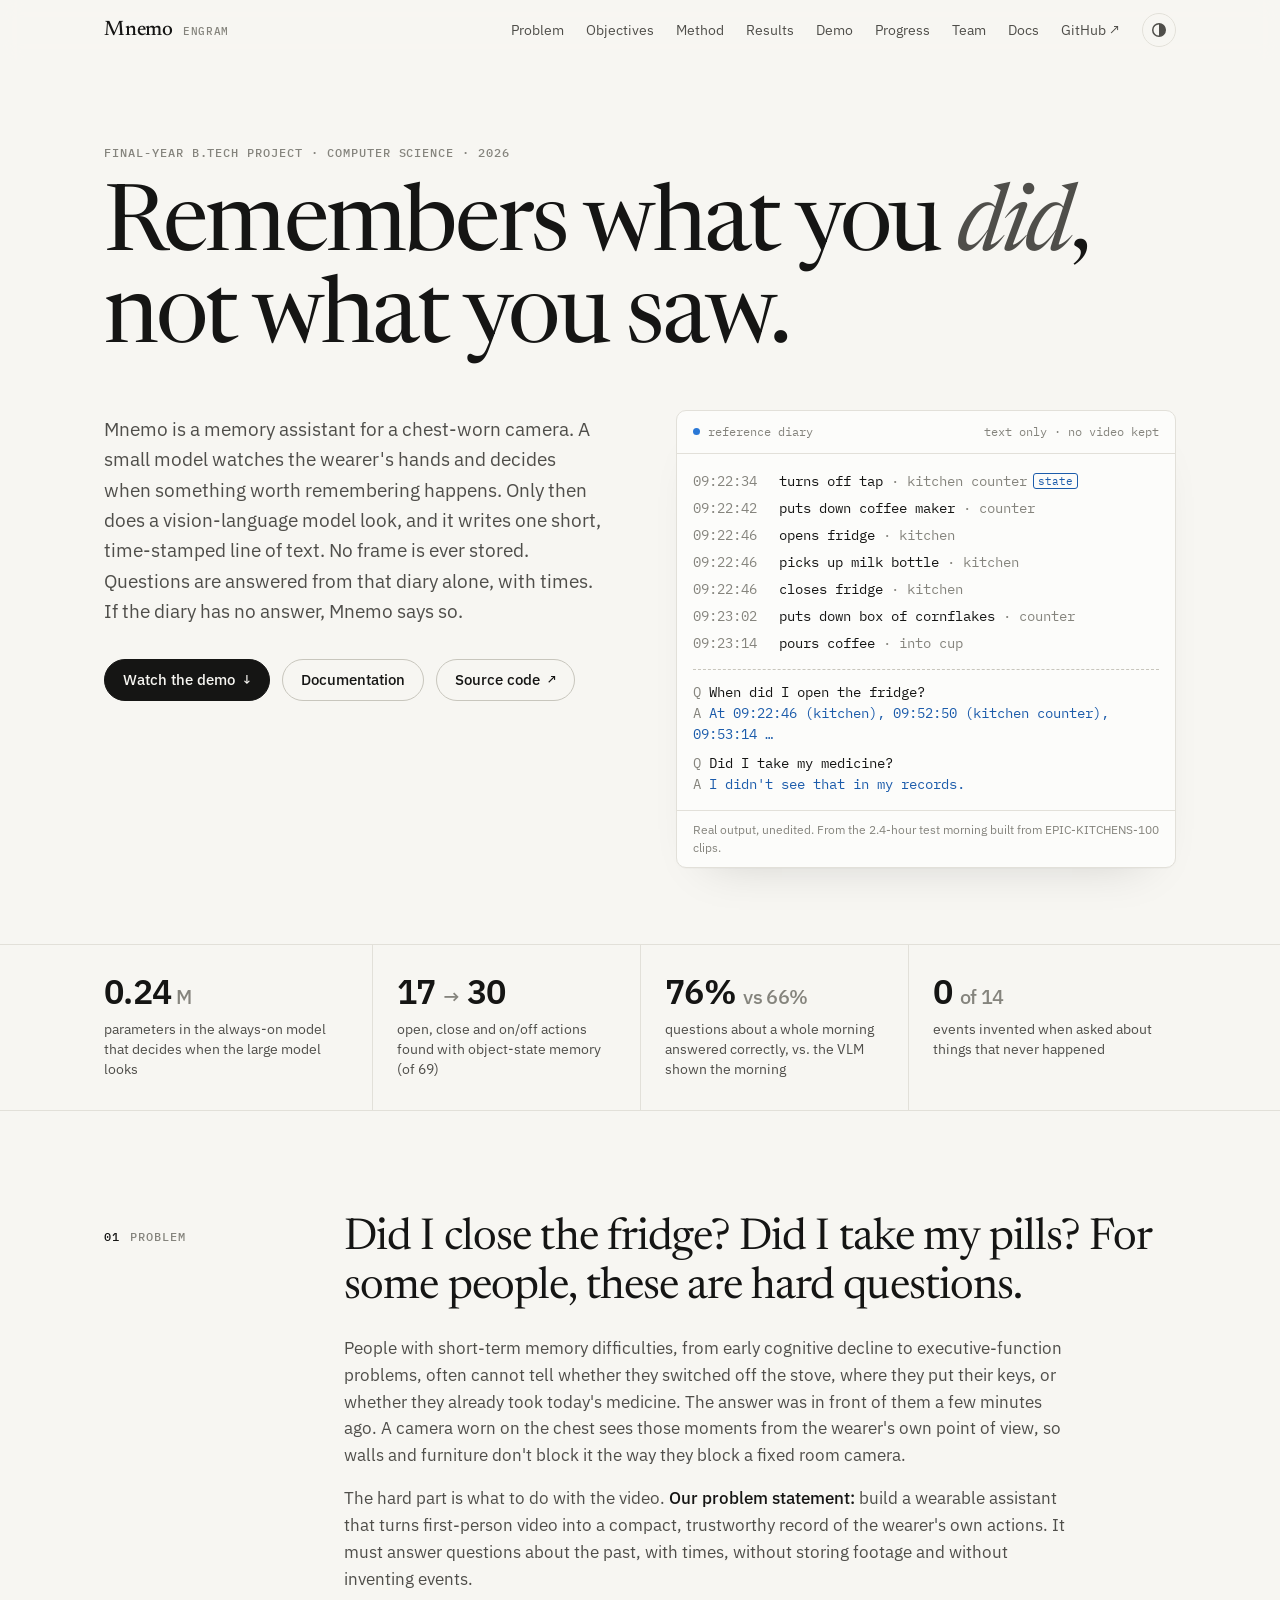
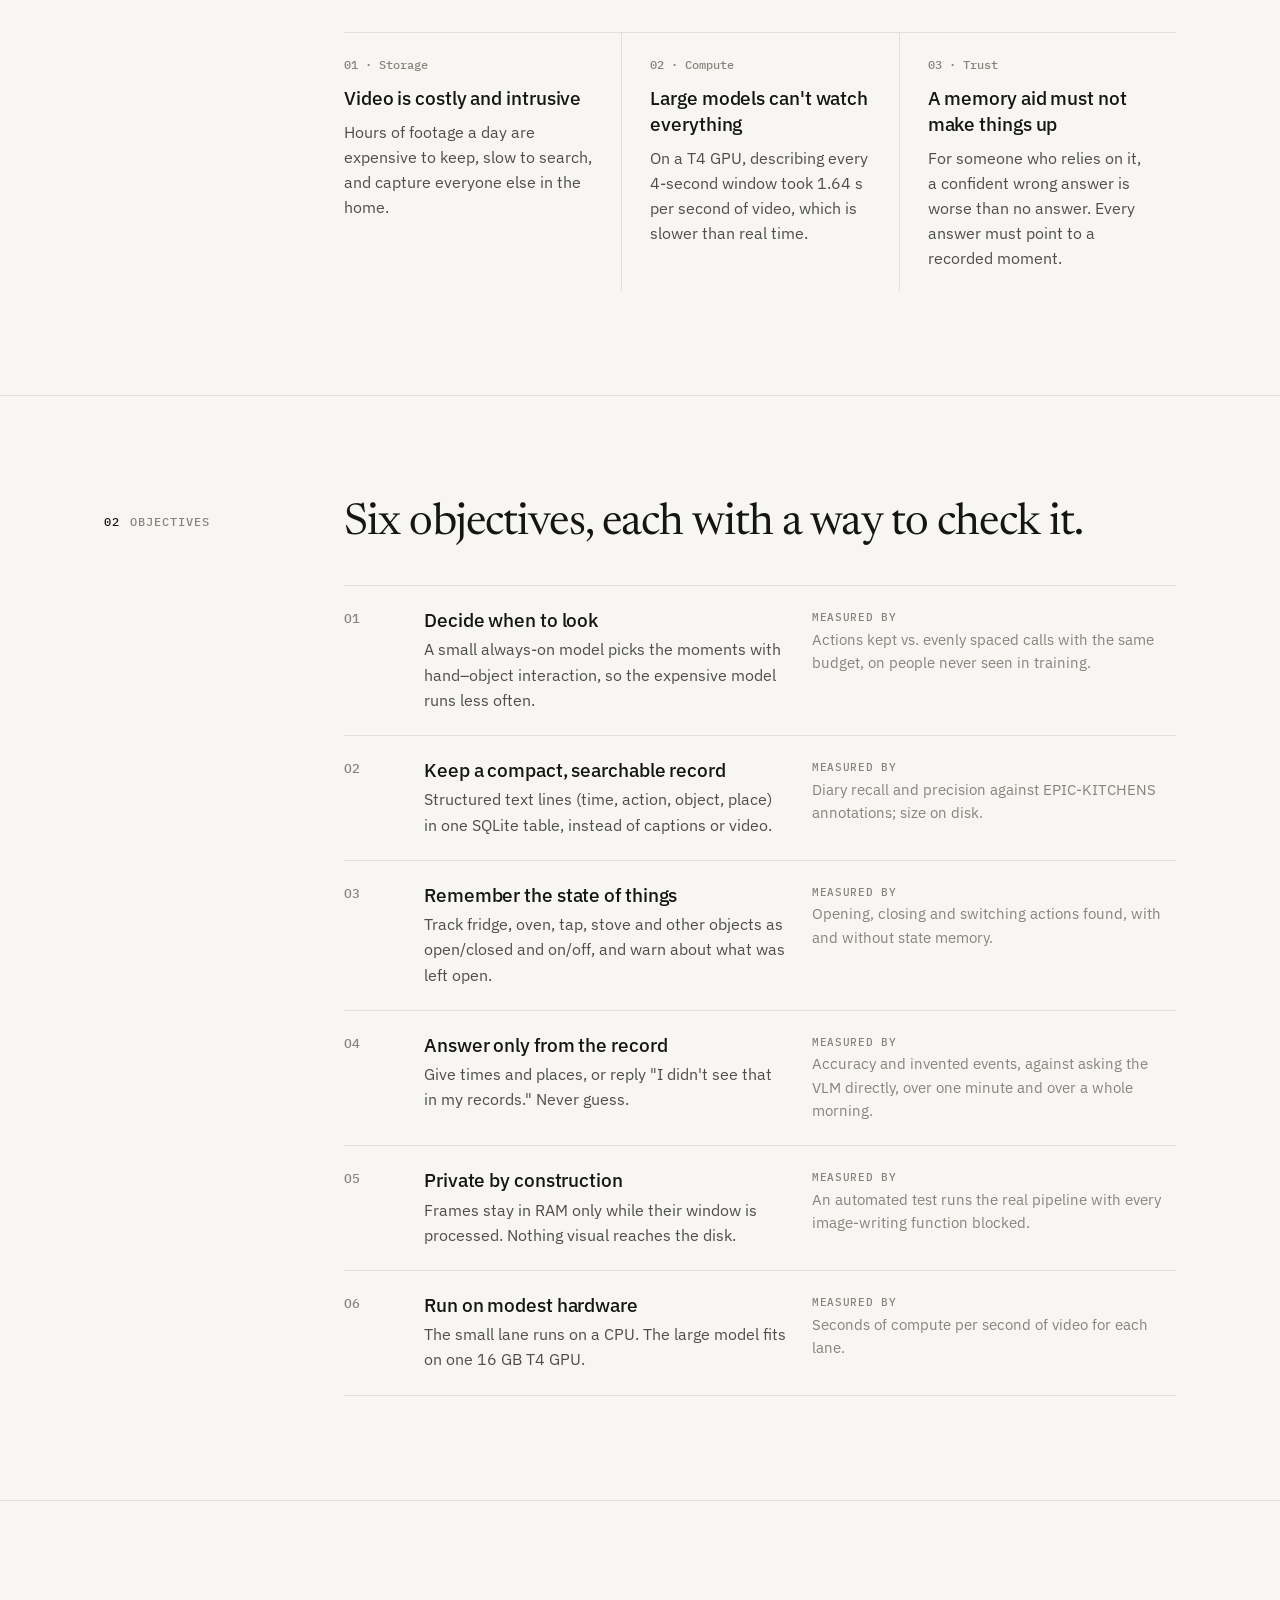
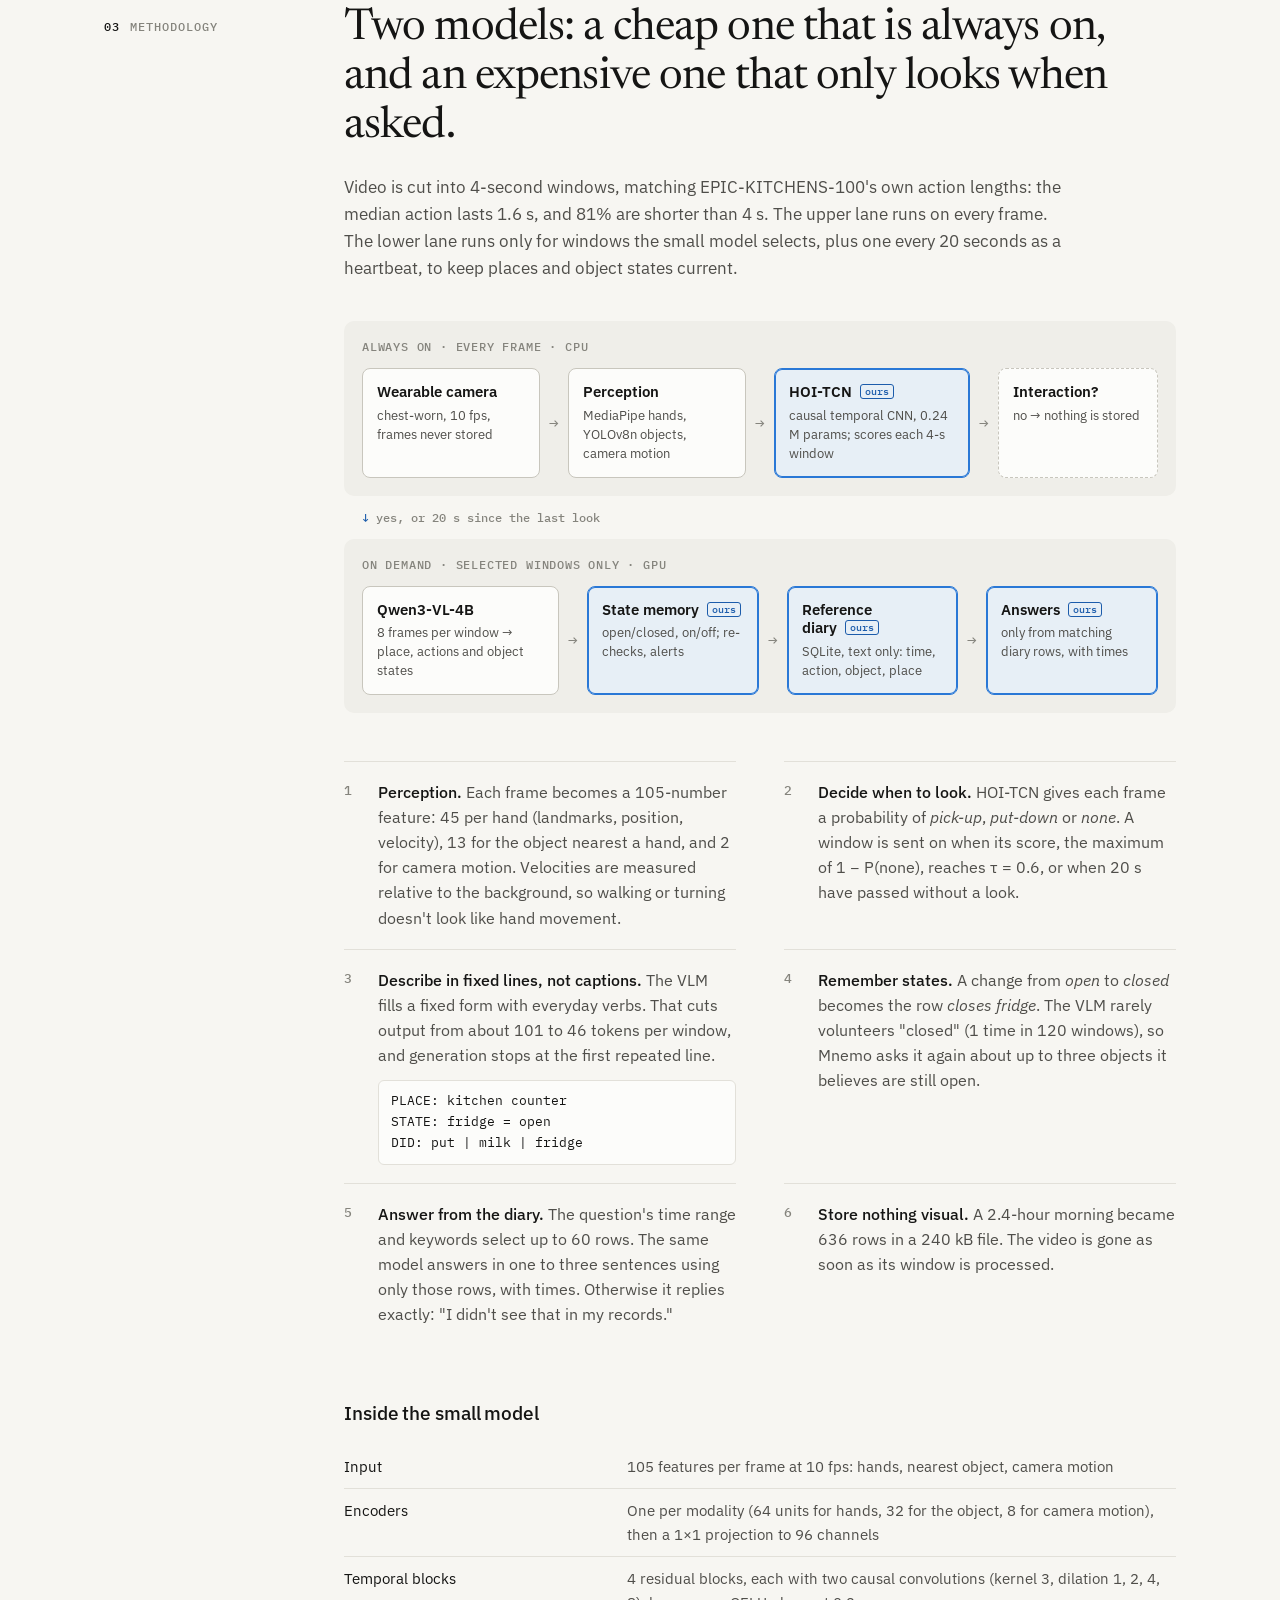
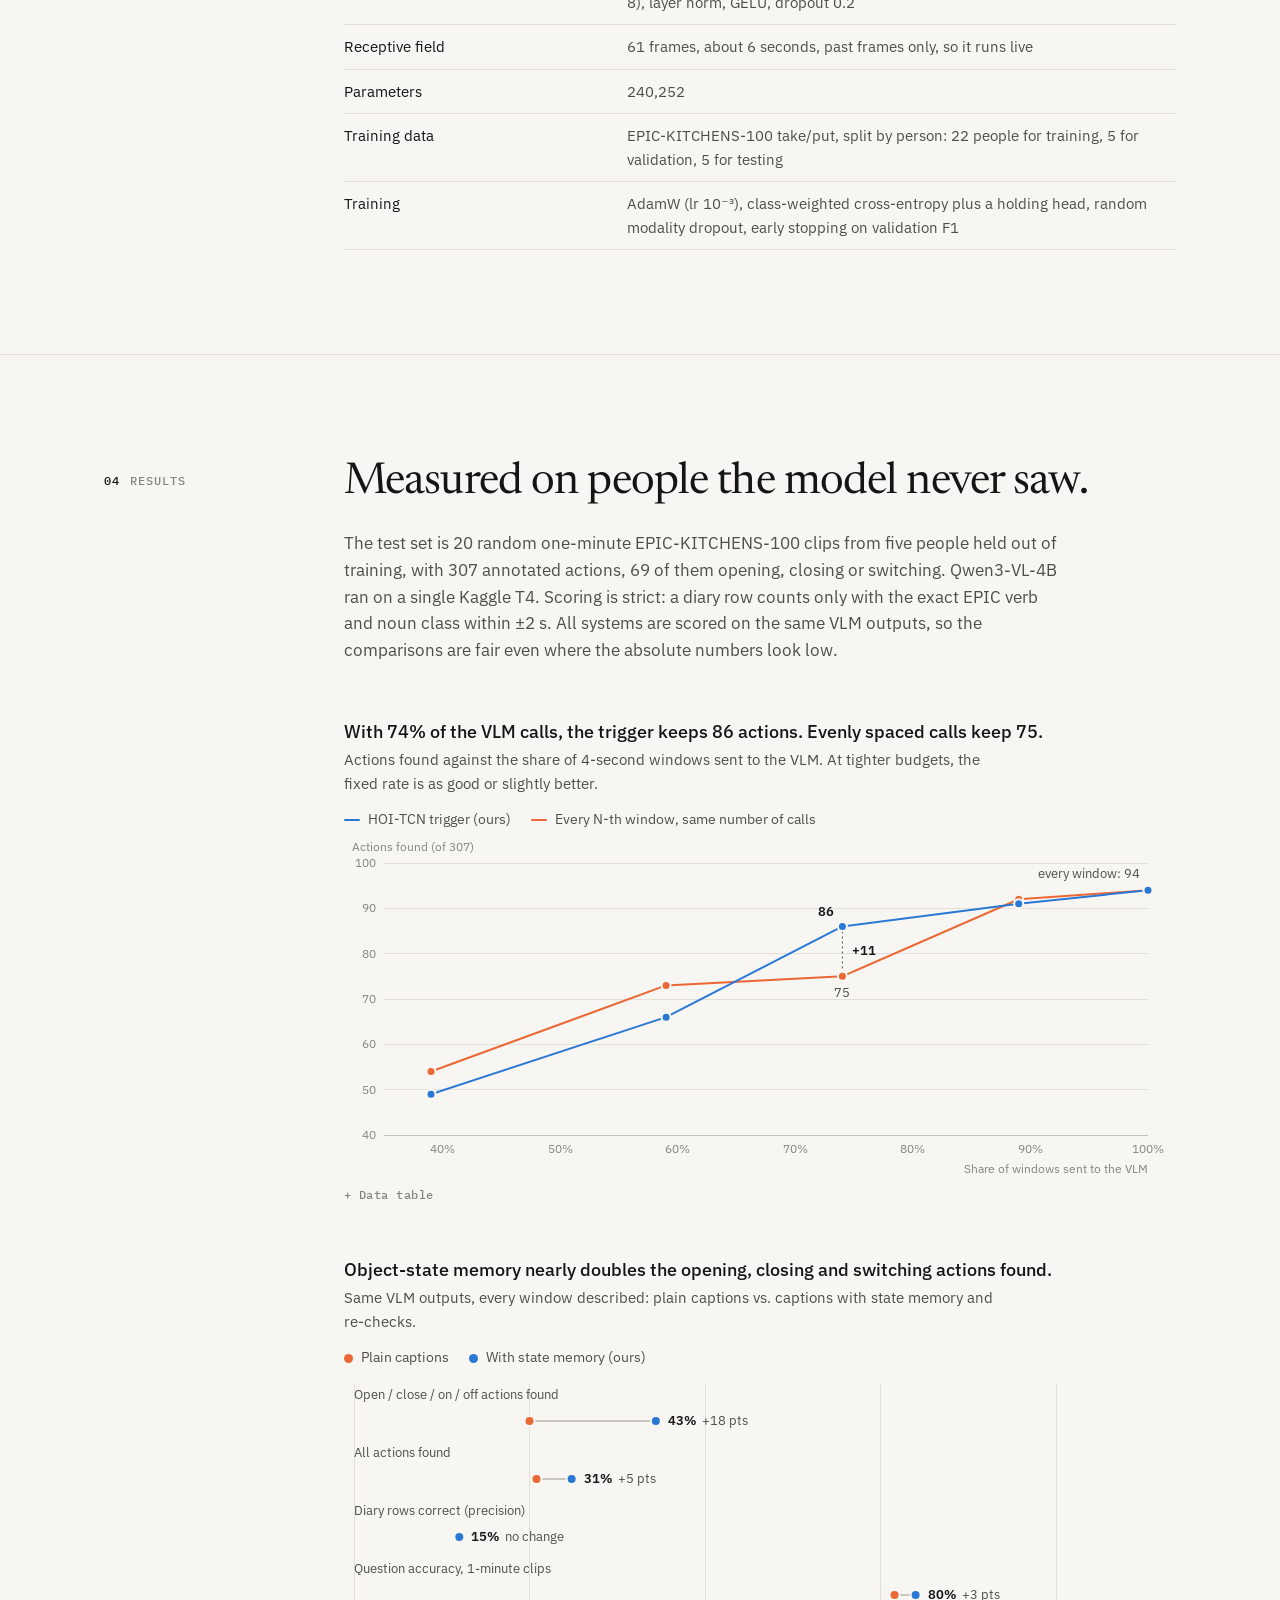
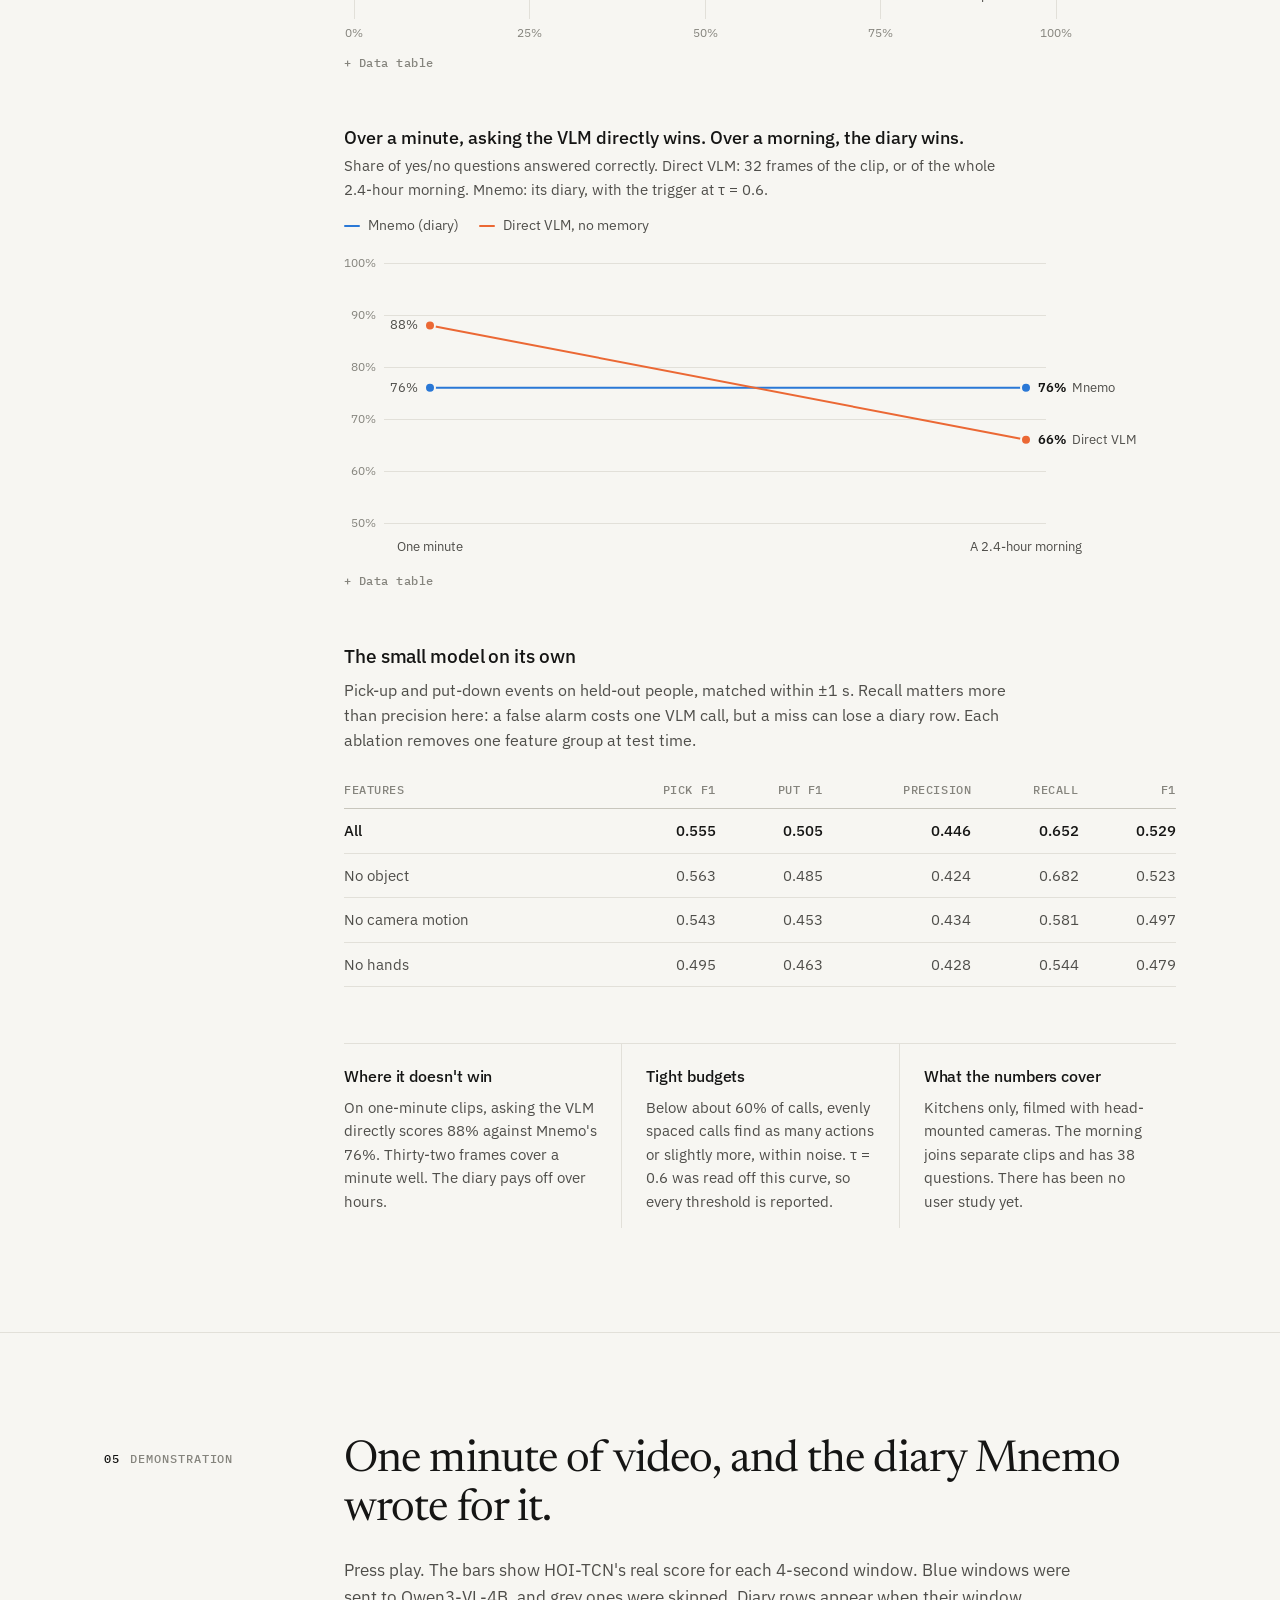
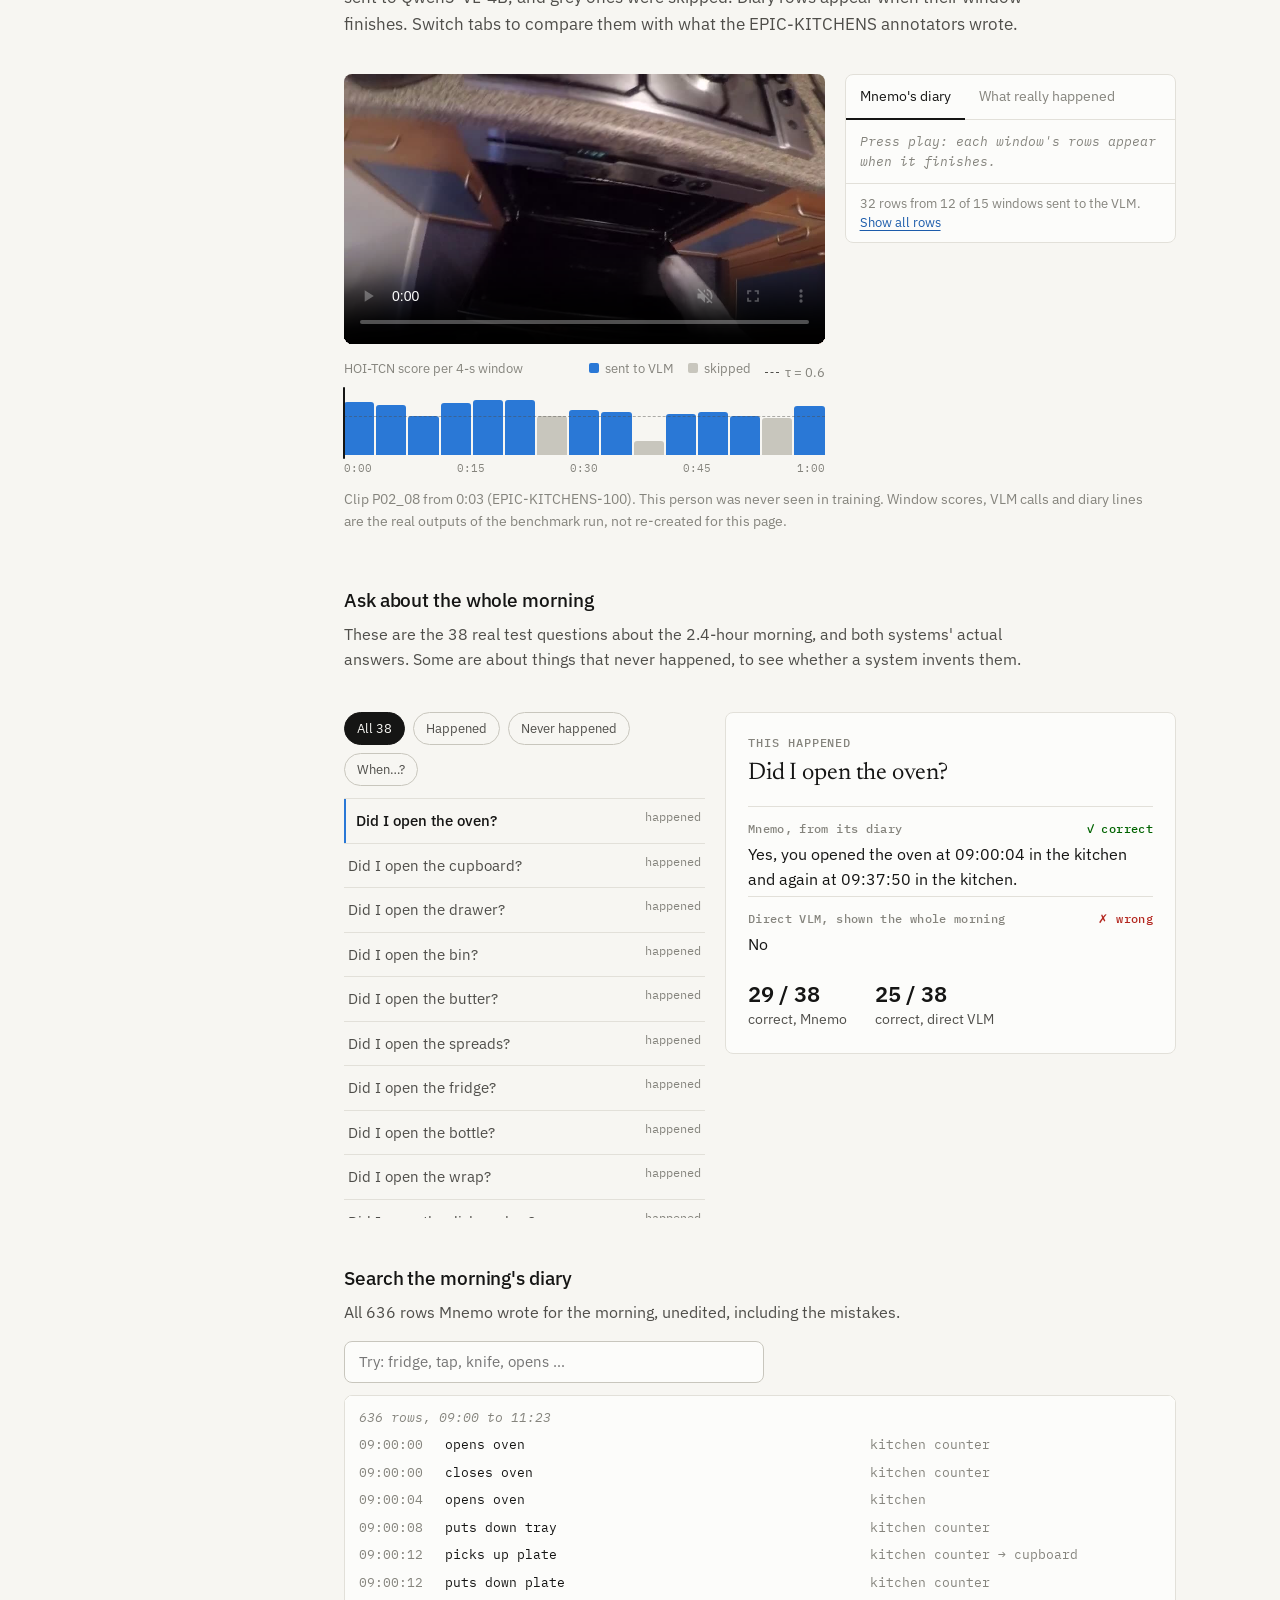
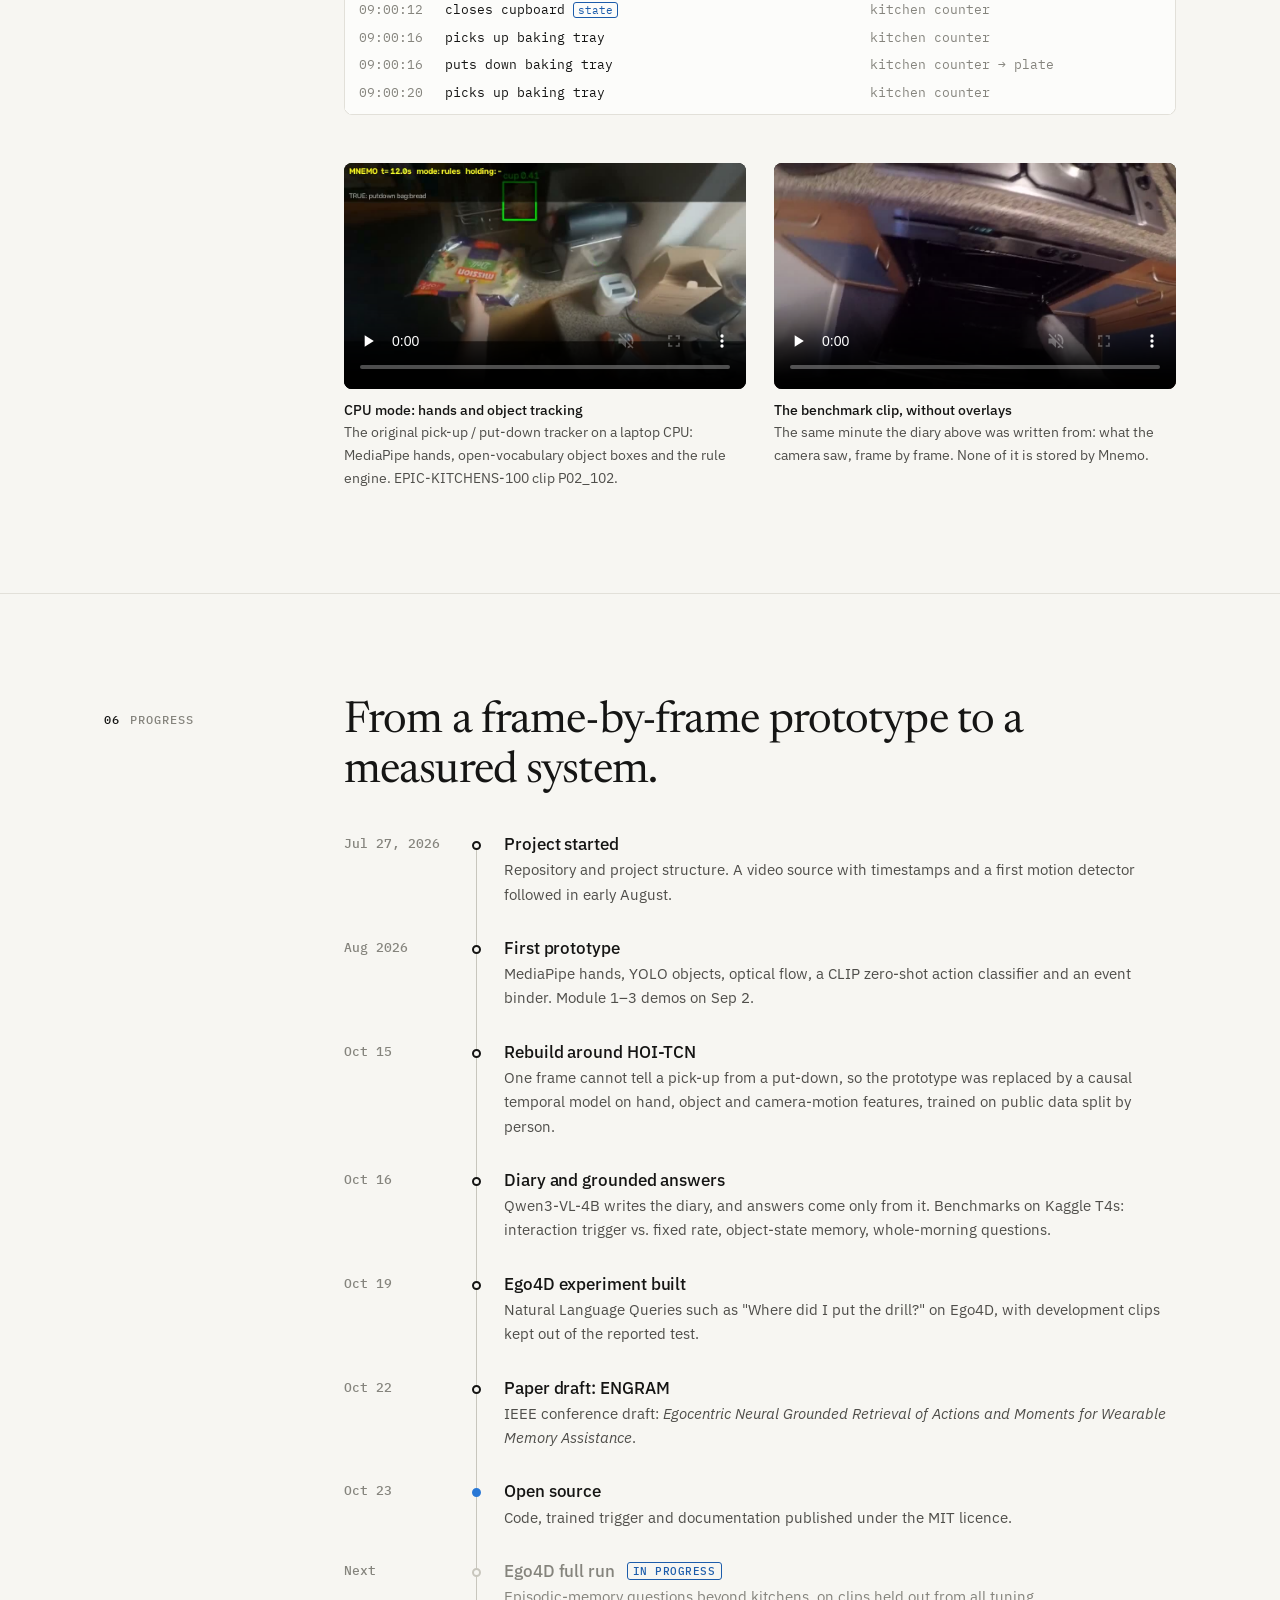
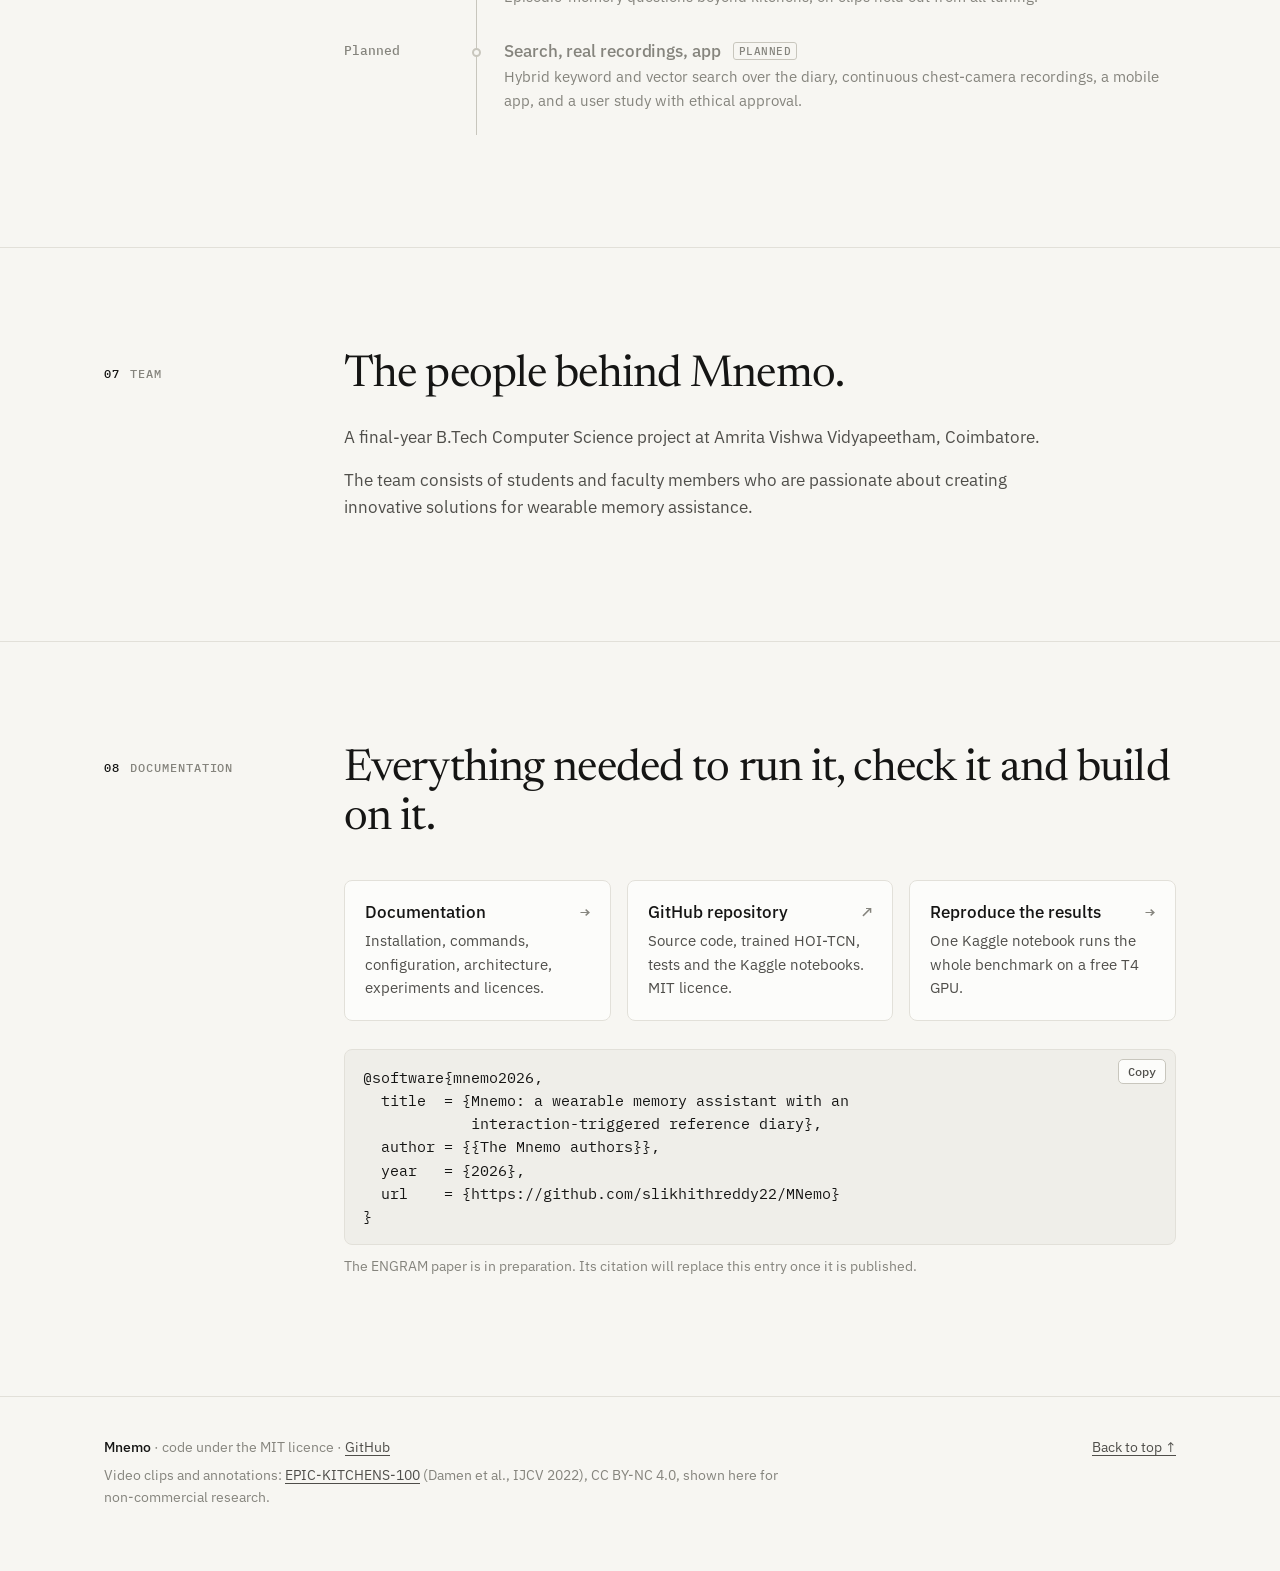
<file: index.html>
<!doctype html>
<html lang="en">
<head>
  <meta charset="utf-8">
  <meta name="viewport" content="width=device-width, initial-scale=1">
  <title>Mnemo — a wearable memory assistant</title>
  <meta name="description" content="Mnemo watches through a chest-worn camera, writes down what the wearer did as short time-stamped text, never stores video, and answers questions only from that record.">
  <meta property="og:title" content="Mnemo — a wearable memory assistant">
  <meta property="og:description" content="Remembers what you did, not what you saw. A small always-on model decides when a vision-language model looks; answers come only from a text diary.">
  <meta name="theme-color" content="#f7f6f2">
  <link rel="icon" href="assets/img/favicon.svg" type="image/svg+xml">
  <link rel="preconnect" href="https://fonts.googleapis.com">
  <link rel="preconnect" href="https://fonts.gstatic.com" crossorigin>
  <link href="https://fonts.googleapis.com/css2?family=IBM+Plex+Mono:wght@400;500&family=IBM+Plex+Sans:wght@400;500;600&family=Newsreader:ital,opsz,wght@0,6..72,400;0,6..72,500;1,6..72,400&display=swap" rel="stylesheet">
  <link rel="stylesheet" href="assets/css/site.css">
  <script>try { var t = localStorage.getItem("mnemo-theme"); if (t) document.documentElement.dataset.theme = t; } catch (e) {}</script>
</head>
<body>

<header class="bar" id="top">
  <div class="wrap">
    <a class="brand" href="#top" aria-label="Mnemo, back to top"><b>Mnemo</b><span>ENGRAM</span></a>
    <button class="menu-btn" aria-expanded="false" aria-controls="nav">Menu</button>
    <nav class="nav" id="nav" aria-label="Sections">
      <a href="#problem">Problem</a>
      <a href="#objectives">Objectives</a>
      <a href="#method">Method</a>
      <a href="#results">Results</a>
      <a href="#demo">Demo</a>
      <a href="#progress">Progress</a>
      <a href="#team">Team</a>
      <a href="docs.html">Docs</a>
      <a href="https://github.com/slikhithreddy22/MNemo">GitHub ↗</a>
      <button class="icon-btn theme-toggle" aria-label="Switch colour theme" title="Switch colour theme">
        <svg width="16" height="16" viewBox="0 0 16 16" aria-hidden="true"><circle cx="8" cy="8" r="6.25" fill="none" stroke="currentColor" stroke-width="1.5"/><path d="M8 1.75a6.25 6.25 0 0 1 0 12.5z" fill="currentColor"/></svg>
      </button>
    </nav>
  </div>
</header>

<main>

<!-- ───────────── hero ───────────── -->
<section class="hero">
  <div class="wrap">
    <div class="eyebrow">Final-year B.Tech project · Computer Science · 2026</div>
    <h1>Remembers what you <em>did</em>,<br> not what you saw.</h1>
    <div class="hero-cols">
      <div>
      <p class="lead">Mnemo is a memory assistant for a chest-worn camera. A small model watches the wearer's hands and
        decides when something worth remembering happens. Only then does a vision-language model look, and it writes
        one short, time-stamped line of text. No frame is ever stored. Questions are answered from that diary
        alone, with times. If the diary has no answer, Mnemo says so.</p>
      <div class="actions">
        <a class="btn solid" href="#demo">Watch the demo <span class="arr">↓</span></a>
        <a class="btn" href="docs.html">Documentation</a>
        <a class="btn" href="https://github.com/slikhithreddy22/MNemo">Source code <span class="arr">↗</span></a>
      </div>
      </div>

    <figure class="diary" aria-label="Excerpt of a real reference diary written by Mnemo">
      <div class="diary-head"><span class="rec">reference diary</span><span>text only · no video kept</span></div>
      <div class="diary-body reveal">
        <div class="dl" style="animation-delay:.15s"><span class="t">09:22:34</span><span>turns off tap <span class="p">· kitchen counter</span><span class="tag">state</span></span></div>
        <div class="dl" style="animation-delay:.45s"><span class="t">09:22:42</span><span>puts down coffee maker <span class="p">· counter</span></span></div>
        <div class="dl" style="animation-delay:.75s"><span class="t">09:22:46</span><span>opens fridge <span class="p">· kitchen</span></span></div>
        <div class="dl" style="animation-delay:1.05s"><span class="t">09:22:46</span><span>picks up milk bottle <span class="p">· kitchen</span></span></div>
        <div class="dl" style="animation-delay:1.35s"><span class="t">09:22:46</span><span>closes fridge <span class="p">· kitchen</span></span></div>
        <div class="dl" style="animation-delay:1.65s"><span class="t">09:23:02</span><span>puts down box of cornflakes <span class="p">· counter</span></span></div>
        <div class="dl" style="animation-delay:1.95s"><span class="t">09:23:14</span><span>pours coffee <span class="p">· into cup</span></span></div>
        <div class="qa" style="animation-delay:2.5s">
          <div class="q">When did I open the fridge?</div>
          <div class="a">At 09:22:46 (kitchen), 09:52:50 (kitchen counter), 09:53:14 …</div>
          <div class="q">Did I take my medicine?</div>
          <div class="a" style="margin-bottom:0">I didn't see that in my records.</div>
        </div>
      </div>
      <figcaption class="diary-foot">Real output, unedited. From the 2.4-hour test morning built from EPIC-KITCHENS-100 clips.</figcaption>
    </figure>
    </div>
  </div>
</section>

<!-- ───────────── key figures ───────────── -->
<div class="figures" aria-label="Key results">
  <div class="wrap">
    <div class="fig"><div class="v">0.24<small> M</small></div><div class="k">parameters in the always-on model that decides when the large model looks</div></div>
    <div class="fig"><div class="v">17 <small>→</small> 30</div><div class="k">open, close and on/off actions found with object-state memory (of 69)</div></div>
    <div class="fig"><div class="v">76% <small>vs 66%</small></div><div class="k">questions about a whole morning answered correctly, vs. the VLM shown the morning</div></div>
    <div class="fig"><div class="v">0 <small>of 14</small></div><div class="k">events invented when asked about things that never happened</div></div>
  </div>
</div>

<!-- ───────────── 01 problem ───────────── -->
<section class="section" id="problem">
  <div class="wrap sec-grid">
    <div class="sec-label"><b>01</b>Problem</div>
    <div>
      <h2>Did I close the fridge? Did I take my pills? For some people, these are hard questions.</h2>
      <div class="prose">
        <p>People with short-term memory difficulties, from early cognitive decline to executive-function problems,
          often cannot tell whether they switched off the stove, where they put their keys, or whether they already
          took today's medicine. The answer was in front of them a few minutes ago. A camera worn on the chest sees
          those moments from the wearer's own point of view, so walls and furniture don't block it the way they
          block a fixed room camera.</p>
        <p>The hard part is what to do with the video. <strong>Our problem statement:</strong> build a wearable assistant
          that turns first-person video into a compact, trustworthy record of the wearer's own actions. It must answer
          questions about the past, with times, without storing footage and without inventing events.</p>
      </div>
      <div class="cols-3">
        <div><span class="n">01 · Storage</span><h3>Video is costly and intrusive</h3><p>Hours of footage a day are expensive to keep, slow to search, and capture everyone else in the home.</p></div>
        <div><span class="n">02 · Compute</span><h3>Large models can't watch everything</h3><p>On a T4 GPU, describing every 4-second window took 1.64 s per second of video, which is slower than real time.</p></div>
        <div><span class="n">03 · Trust</span><h3>A memory aid must not make things up</h3><p>For someone who relies on it, a confident wrong answer is worse than no answer. Every answer must point to a recorded moment.</p></div>
      </div>
    </div>
  </div>
</section>

<!-- ───────────── 02 objectives ───────────── -->
<section class="section" id="objectives">
  <div class="wrap sec-grid">
    <div class="sec-label"><b>02</b>Objectives</div>
    <div>
      <h2>Six objectives, each with a way to check it.</h2>
      <ol class="objectives">
        <li><span class="n">O1</span><div><h3>Decide when to look</h3><p>A small always-on model picks the moments with hand–object interaction, so the expensive model runs less often.</p></div><div class="how"><b>Measured by</b>Actions kept vs. evenly spaced calls with the same budget, on people never seen in training.</div></li>
        <li><span class="n">O2</span><div><h3>Keep a compact, searchable record</h3><p>Structured text lines (time, action, object, place) in one SQLite table, instead of captions or video.</p></div><div class="how"><b>Measured by</b>Diary recall and precision against EPIC-KITCHENS annotations; size on disk.</div></li>
        <li><span class="n">O3</span><div><h3>Remember the state of things</h3><p>Track fridge, oven, tap, stove and other objects as open/closed and on/off, and warn about what was left open.</p></div><div class="how"><b>Measured by</b>Opening, closing and switching actions found, with and without state memory.</div></li>
        <li><span class="n">O4</span><div><h3>Answer only from the record</h3><p>Give times and places, or reply "I didn't see that in my records." Never guess.</p></div><div class="how"><b>Measured by</b>Accuracy and invented events, against asking the VLM directly, over one minute and over a whole morning.</div></li>
        <li><span class="n">O5</span><div><h3>Private by construction</h3><p>Frames stay in RAM only while their window is processed. Nothing visual reaches the disk.</p></div><div class="how"><b>Measured by</b>An automated test runs the real pipeline with every image-writing function blocked.</div></li>
        <li><span class="n">O6</span><div><h3>Run on modest hardware</h3><p>The small lane runs on a CPU. The large model fits on one 16 GB T4 GPU.</p></div><div class="how"><b>Measured by</b>Seconds of compute per second of video for each lane.</div></li>
      </ol>
    </div>
  </div>
</section>

<!-- ───────────── 03 method ───────────── -->
<section class="section" id="method">
  <div class="wrap sec-grid">
    <div class="sec-label"><b>03</b>Methodology</div>
    <div>
      <h2>Two models: a cheap one that is always on, and an expensive one that only looks when asked.</h2>
      <p class="prose">Video is cut into 4-second windows, matching EPIC-KITCHENS-100's own action lengths: the median
        action lasts 1.6 s, and 81% are shorter than 4 s. The upper lane runs on every frame. The lower lane runs only
        for windows the small model selects, plus one every 20 seconds as a heartbeat, to keep places and object
        states current.</p>

      <div class="pipe" role="img" aria-label="Pipeline: wearable camera, perception, HOI-TCN small model and an interaction decision run always on. Selected windows go to Qwen3-VL-4B, then state memory, the reference diary and grounded question answering.">
        <div class="lane">
          <div class="lane-label">Always on · every frame · CPU</div>
          <div class="lane-row l1">
            <div class="node"><div class="nt">Wearable camera</div><div class="ns">chest-worn, 10 fps, frames never stored</div></div>
            <div class="arrow"><span class="h">→</span></div>
            <div class="node"><div class="nt">Perception</div><div class="ns">MediaPipe hands, YOLOv8n objects, camera motion</div></div>
            <div class="arrow"><span class="h">→</span></div>
            <div class="node ours"><div class="nt">HOI-TCN</div><div class="ns">causal temporal CNN, 0.24 M params; scores each 4-s window</div></div>
            <div class="arrow"><span class="h">→</span></div>
            <div class="node decision"><div class="nt">Interaction?</div><div class="ns">no → nothing is stored</div></div>
          </div>
        </div>
        <div class="between">yes, or 20 s since the last look</div>
        <div class="lane">
          <div class="lane-label">On demand · selected windows only · GPU</div>
          <div class="lane-row l2">
            <div class="node"><div class="nt">Qwen3-VL-4B</div><div class="ns">8 frames per window → place, actions and object states</div></div>
            <div class="arrow"><span class="h">→</span></div>
            <div class="node ours"><div class="nt">State memory</div><div class="ns">open/closed, on/off; re-checks, alerts</div></div>
            <div class="arrow"><span class="h">→</span></div>
            <div class="node ours"><div class="nt">Reference diary</div><div class="ns">SQLite, text only: time, action, object, place</div></div>
            <div class="arrow"><span class="h">→</span></div>
            <div class="node ours"><div class="nt">Answers</div><div class="ns">only from matching diary rows, with times</div></div>
          </div>
        </div>
      </div>

      <ol class="steps">
        <li><span class="n">1</span><p><b>Perception.</b> Each frame becomes a 105-number feature: 45 per hand (landmarks, position, velocity), 13 for the object nearest a hand, and 2 for camera motion. Velocities are measured relative to the background, so walking or turning doesn't look like hand movement.</p></li>
        <li><span class="n">2</span><p><b>Decide when to look.</b> HOI-TCN gives each frame a probability of <i>pick-up</i>, <i>put-down</i> or <i>none</i>. A window is sent on when its score, the maximum of 1 − P(none), reaches τ = 0.6, or when 20 s have passed without a look.</p></li>
        <li><span class="n">3</span><p><b>Describe in fixed lines, not captions.</b> The VLM fills a fixed form with everyday verbs. That cuts output from about 101 to 46 tokens per window, and generation stops at the first repeated line.</p>
          <div class="lines-sample">PLACE: kitchen counter<br>STATE: fridge = open<br>DID: put | milk | fridge</div></li>
        <li><span class="n">4</span><p><b>Remember states.</b> A change from <i>open</i> to <i>closed</i> becomes the row <i>closes fridge</i>. The VLM rarely volunteers "closed" (1 time in 120 windows), so Mnemo asks it again about up to three objects it believes are still open.</p></li>
        <li><span class="n">5</span><p><b>Answer from the diary.</b> The question's time range and keywords select up to 60 rows. The same model answers in one to three sentences using only those rows, with times. Otherwise it replies exactly: "I didn't see that in my records."</p></li>
        <li><span class="n">6</span><p><b>Store nothing visual.</b> A 2.4-hour morning became 636 rows in a 240 kB file. The video is gone as soon as its window is processed.</p></li>
      </ol>

      <div class="block">
        <h3>Inside the small model</h3>
        <div class="table-wrap">
          <table class="spec">
            <tbody>
              <tr><td>Input</td><td>105 features per frame at 10 fps: hands, nearest object, camera motion</td></tr>
              <tr><td>Encoders</td><td>One per modality (64 units for hands, 32 for the object, 8 for camera motion), then a 1×1 projection to 96 channels</td></tr>
              <tr><td>Temporal blocks</td><td>4 residual blocks, each with two causal convolutions (kernel 3, dilation 1, 2, 4, 8), layer norm, GELU, dropout 0.2</td></tr>
              <tr><td>Receptive field</td><td>61 frames, about 6 seconds, past frames only, so it runs live</td></tr>
              <tr><td>Parameters</td><td>240,252</td></tr>
              <tr><td>Training data</td><td>EPIC-KITCHENS-100 take/put, split by person: 22 people for training, 5 for validation, 5 for testing</td></tr>
              <tr><td>Training</td><td>AdamW (lr 10⁻³), class-weighted cross-entropy plus a holding head, random modality dropout, early stopping on validation F1</td></tr>
            </tbody>
          </table>
        </div>
      </div>
    </div>
  </div>
</section>

<!-- ───────────── 04 results ───────────── -->
<section class="section" id="results">
  <div class="wrap sec-grid">
    <div class="sec-label"><b>04</b>Results</div>
    <div>
      <h2>Measured on people the model never saw.</h2>
      <p class="prose">The test set is 20 random one-minute EPIC-KITCHENS-100 clips from five people held out of training,
        with 307 annotated actions, 69 of them opening, closing or switching. Qwen3-VL-4B ran on a single Kaggle T4.
        Scoring is strict: a diary row counts only with the exact EPIC verb and noun class within ±2 s. All systems
        are scored on the same VLM outputs, so the comparisons are fair even where the absolute numbers look low.</p>

      <div class="chart-card" id="chart-trigger">
        <div class="chart-title">With 74% of the VLM calls, the trigger keeps 86 actions. Evenly spaced calls keep 75.</div>
        <div class="chart-sub">Actions found against the share of 4-second windows sent to the VLM. At tighter budgets, the fixed rate is as good or slightly better.</div>
        <div class="legend"><span><i style="background:var(--accent)"></i>HOI-TCN trigger (ours)</span><span><i style="background:var(--base)"></i>Every N-th window, same number of calls</span></div>
        <div class="chart" data-chart="trigger"></div>
        <details class="data"><summary>Data table</summary>
          <div class="table-wrap"><table>
            <thead><tr><th>Windows sent</th><th class="num">VLM s / video s</th><th class="num">Trigger</th><th class="num">Every N-th</th></tr></thead>
            <tbody>
              <tr><td>39% (τ = 0.8)</td><td class="num">0.66</td><td class="num">49</td><td class="num">54</td></tr>
              <tr><td>59% (τ = 0.7)</td><td class="num">0.99</td><td class="num">66</td><td class="num">73</td></tr>
              <tr class="hl"><td>74% (τ = 0.6)</td><td class="num">1.22</td><td class="num">86</td><td class="num">75</td></tr>
              <tr><td>89% (τ = 0.5)</td><td class="num">1.44</td><td class="num">91</td><td class="num">92</td></tr>
              <tr><td>100% (every window)</td><td class="num">1.64</td><td class="num">94</td><td class="num">94</td></tr>
            </tbody>
          </table></div>
          <p class="muted">At τ = 0.6, the gain over clips is +11 actions (95% bootstrap interval +2 to +20). The trigger is better on 8 clips, equal on 10 and worse on 2.</p>
        </details>
      </div>

      <div class="chart-card" id="chart-states">
        <div class="chart-title">Object-state memory nearly doubles the opening, closing and switching actions found.</div>
        <div class="chart-sub">Same VLM outputs, every window described: plain captions vs. captions with state memory and re-checks.</div>
        <div class="legend"><span><i class="dot" style="background:var(--base)"></i>Plain captions</span><span><i class="dot" style="background:var(--accent)"></i>With state memory (ours)</span></div>
        <div class="chart" data-chart="states"></div>
        <details class="data"><summary>Data table</summary>
          <div class="table-wrap"><table>
            <thead><tr><th>Measure</th><th class="num">Captions</th><th class="num">+ States</th></tr></thead>
            <tbody>
              <tr><td>Open / close / on / off found (of 69)</td><td class="num">17 (25%)</td><td class="num">30 (43%)</td></tr>
              <tr><td>All actions found (of 307)</td><td class="num">81 (26%)</td><td class="num">94 (31%)</td></tr>
              <tr><td>Diary rows correct (precision)</td><td class="num">15%</td><td class="num">15%</td></tr>
              <tr><td>Question accuracy, 1-minute clips</td><td class="num">77%</td><td class="num">80%</td></tr>
            </tbody>
          </table></div>
          <p class="muted">Per clip, the memory adds 13 actions in total (95% interval +4 to +24). It helps on 7 clips and is never worse.</p>
        </details>
      </div>

      <div class="chart-card" id="chart-span">
        <div class="chart-title">Over a minute, asking the VLM directly wins. Over a morning, the diary wins.</div>
        <div class="chart-sub">Share of yes/no questions answered correctly. Direct VLM: 32 frames of the clip, or of the whole 2.4-hour morning. Mnemo: its diary, with the trigger at τ = 0.6.</div>
        <div class="legend"><span><i style="background:var(--accent)"></i>Mnemo (diary)</span><span><i style="background:var(--base)"></i>Direct VLM, no memory</span></div>
        <div class="chart" data-chart="span"></div>
        <details class="data"><summary>Data table</summary>
          <div class="table-wrap"><table>
            <thead><tr><th>Period</th><th>System</th><th class="num">Yes → yes</th><th class="num">Invented</th><th class="num">Accuracy</th></tr></thead>
            <tbody>
              <tr><td>1 minute (226 q.)</td><td>Mnemo</td><td class="num">55 / 106</td><td class="num">3 / 120</td><td class="num">76%</td></tr>
              <tr><td></td><td>Direct VLM</td><td class="num">80 / 106</td><td class="num">1 / 120</td><td class="num">88%</td></tr>
              <tr><td>2.4 hours (38 q.)</td><td>Mnemo</td><td class="num">15 / 24</td><td class="num">0 / 14</td><td class="num">76%</td></tr>
              <tr><td></td><td>Direct VLM</td><td class="num">12 / 24</td><td class="num">1 / 14</td><td class="num">66%</td></tr>
            </tbody>
          </table></div>
          <p class="muted">Mnemo also gave the right clock time for 15 of 24 "When did I…?" questions about the morning. The direct VLM cannot answer those.</p>
        </details>
      </div>

      <div class="block">
        <h3>The small model on its own</h3>
        <p class="prose" style="font-size:15.5px">Pick-up and put-down events on held-out people, matched within ±1 s. Recall matters more than precision here: a false alarm costs one VLM call, but a miss can lose a diary row. Each ablation removes one feature group at test time.</p>
        <div class="table-wrap"><table>
          <thead><tr><th>Features</th><th class="num">Pick F1</th><th class="num">Put F1</th><th class="num">Precision</th><th class="num">Recall</th><th class="num">F1</th></tr></thead>
          <tbody>
            <tr class="hl"><td>All</td><td class="num">0.555</td><td class="num">0.505</td><td class="num">0.446</td><td class="num">0.652</td><td class="num">0.529</td></tr>
            <tr><td>No object</td><td class="num">0.563</td><td class="num">0.485</td><td class="num">0.424</td><td class="num">0.682</td><td class="num">0.523</td></tr>
            <tr><td>No camera motion</td><td class="num">0.543</td><td class="num">0.453</td><td class="num">0.434</td><td class="num">0.581</td><td class="num">0.497</td></tr>
            <tr><td>No hands</td><td class="num">0.495</td><td class="num">0.463</td><td class="num">0.428</td><td class="num">0.544</td><td class="num">0.479</td></tr>
          </tbody>
        </table></div>
      </div>

      <div class="honest">
        <div><h3>Where it doesn't win</h3><p>On one-minute clips, asking the VLM directly scores 88% against Mnemo's 76%. Thirty-two frames cover a minute well. The diary pays off over hours.</p></div>
        <div><h3>Tight budgets</h3><p>Below about 60% of calls, evenly spaced calls find as many actions or slightly more, within noise. τ = 0.6 was read off this curve, so every threshold is reported.</p></div>
        <div><h3>What the numbers cover</h3><p>Kitchens only, filmed with head-mounted cameras. The morning joins separate clips and has 38 questions. There has been no user study yet.</p></div>
      </div>
    </div>
  </div>
</section>

<!-- ───────────── 05 demo ───────────── -->
<section class="section" id="demo">
  <div class="wrap sec-grid">
    <div class="sec-label"><b>05</b>Demonstration</div>
    <div>
      <h2>One minute of video, and the diary Mnemo wrote for it.</h2>
      <p class="prose">Press play. The bars show HOI-TCN's real score for each 4-second window. Blue windows were sent to
        Qwen3-VL-4B, and grey ones were skipped. Diary rows appear when their window finishes. Switch tabs to compare
        them with what the EPIC-KITCHENS annotators wrote.</p>

      <div class="player" id="player">
        <div>
          <div class="screen">
            <video id="replay" src="assets/video/replay_P02_08.mp4" poster="assets/img/poster_replay.jpg" controls muted playsinline preload="metadata"></video>
          </div>
          <div class="timeline">
            <div class="tl-head"><span>HOI-TCN score per 4-s window</span><span><span class="key"><i style="background:var(--accent)"></i>sent to VLM</span><span class="key"><i style="background:var(--rule-strong)"></i>skipped</span><span class="key"><i class="dash"></i>τ = 0.6</span></span></div>
            <div class="tl" id="tl" aria-label="Windows of the clip. Select one to jump there."></div>
            <div class="tl-axis"><span>0:00</span><span>0:15</span><span>0:30</span><span>0:45</span><span>1:00</span></div>
          </div>
        </div>
        <div class="panel">
          <div class="tabs" role="tablist">
            <button role="tab" aria-selected="true" data-tab="diary">Mnemo's diary</button>
            <button role="tab" aria-selected="false" data-tab="truth">What really happened</button>
          </div>
          <div class="rows" id="rows" aria-live="polite"></div>
          <div class="panel-foot" id="rows-foot"></div>
        </div>
      </div>
      <p class="caption">Clip P02_08 from 0:03 (EPIC-KITCHENS-100). This person was never seen in training. Window scores, VLM calls
        and diary lines are the real outputs of the benchmark run, not re-created for this page.</p>

      <div class="block" id="ask">
        <h3>Ask about the whole morning</h3>
        <p class="prose" style="font-size:15.5px">These are the 38 real test questions about the 2.4-hour morning, and both systems' actual answers.
          Some are about things that never happened, to see whether a system invents them.</p>
        <div class="ask">
          <div>
            <div class="filters" role="group" aria-label="Filter questions">
              <button class="chip" aria-pressed="true" data-f="all">All 38</button>
              <button class="chip" aria-pressed="false" data-f="yes">Happened</button>
              <button class="chip" aria-pressed="false" data-f="no">Never happened</button>
              <button class="chip" aria-pressed="false" data-f="when">When…?</button>
            </div>
            <ul class="qlist" id="qlist"></ul>
          </div>
          <div class="answer" id="answer" aria-live="polite"></div>
        </div>
      </div>

      <div class="search block" id="search">
        <h3>Search the morning's diary</h3>
        <p class="prose" style="font-size:15.5px">All <span id="n-rows">636</span> rows Mnemo wrote for the morning, unedited, including the mistakes.</p>
        <label class="sr-only" for="q">Search the diary</label>
        <input id="q" type="search" placeholder="Try: fridge, tap, knife, opens …" autocomplete="off">
        <div class="rows" id="srows"></div>
      </div>

      <div class="videos">
        <figure>
          <video src="assets/video/tracker_P02_102.mp4" poster="assets/img/poster_tracker.jpg" controls muted playsinline preload="none"></video>
          <figcaption><b>CPU mode: hands and object tracking</b>The original pick-up / put-down tracker on a laptop CPU: MediaPipe hands, open-vocabulary object boxes and the rule engine. EPIC-KITCHENS-100 clip P02_102.</figcaption>
        </figure>
        <figure>
          <video src="assets/video/replay_P02_08.mp4" poster="assets/img/poster_replay.jpg" controls muted playsinline preload="none"></video>
          <figcaption><b>The benchmark clip, without overlays</b>The same minute the diary above was written from: what the camera saw, frame by frame. None of it is stored by Mnemo.</figcaption>
        </figure>
      </div>
    </div>
  </div>
</section>

<!-- ───────────── 06 progress ───────────── -->
<section class="section" id="progress">
  <div class="wrap sec-grid">
    <div class="sec-label"><b>06</b>Progress</div>
    <div>
      <h2>From a frame-by-frame prototype to a measured system.</h2>
      <ol class="timeline-list">
        <li><div class="d">Jul 27, 2026</div><div class="c"><h3>Project started</h3><p>Repository and project structure. A video source with timestamps and a first motion detector followed in early August.</p></div></li>
        <li><div class="d">Aug 2026</div><div class="c"><h3>First prototype</h3><p>MediaPipe hands, YOLO objects, optical flow, a CLIP zero-shot action classifier and an event binder. Module 1–3 demos on Sep 2.</p></div></li>
        <li><div class="d">Oct 15</div><div class="c"><h3>Rebuild around HOI-TCN</h3><p>One frame cannot tell a pick-up from a put-down, so the prototype was replaced by a causal temporal model on hand, object and camera-motion features, trained on public data split by person.</p></div></li>
        <li><div class="d">Oct 16</div><div class="c"><h3>Diary and grounded answers</h3><p>Qwen3-VL-4B writes the diary, and answers come only from it. Benchmarks on Kaggle T4s: interaction trigger vs. fixed rate, object-state memory, whole-morning questions.</p></div></li>
        <li><div class="d">Oct 19</div><div class="c"><h3>Ego4D experiment built</h3><p>Natural Language Queries such as "Where did I put the drill?" on Ego4D, with development clips kept out of the reported test.</p></div></li>
        <li><div class="d">Oct 22</div><div class="c"><h3>Paper draft: ENGRAM</h3><p>IEEE conference draft: <i>Egocentric Neural Grounded Retrieval of Actions and Moments for Wearable Memory Assistance</i>.</p></div></li>
        <li class="now"><div class="d">Oct 23</div><div class="c"><h3>Open source</h3><p>Code, trained trigger and documentation published under the MIT licence.</p></div></li>
        <li class="next"><div class="d">Next</div><div class="c"><h3>Ego4D full run <span class="status wip">in progress</span></h3><p>Episodic-memory questions beyond kitchens, on clips held out from all tuning.</p></div></li>
        <li class="next"><div class="d">Planned</div><div class="c"><h3>Search, real recordings, app <span class="status">planned</span></h3><p>Hybrid keyword and vector search over the diary, continuous chest-camera recordings, a mobile app, and a user study with ethical approval.</p></div></li>
      </ol>
    </div>
  </div>
</section>

<!-- ───────────── 07 team ───────────── -->
<section class="section" id="team">
  <div class="wrap sec-grid">
    <div class="sec-label"><b>07</b>Team</div>
    <div>
      <h2>The people behind Mnemo.</h2>
      <p class="prose">A final-year B.Tech Computer Science project at Amrita Vishwa Vidyapeetham, Coimbatore.</p>
      <p class="prose">The team consists of students and faculty members who are passionate about creating innovative solutions for wearable memory assistance.</p>
      <!-- EDIT TEAM: one .member block per person (name, role, optional link). -->
      <!-- <div class="team">
        <div class="member"><div class="nm">Team member</div><div class="rl">Team lead · models and system design</div><div class="ln"><a href="https://github.com/slikhithreddy22">github.com/slikhithreddy22</a></div></div>
        <div class="member"><div class="nm">Team member</div><div class="rl">Back</div></div>
        <div class="member"><div class="nm">Team member</div><div class="rl">Role</div></div>
        <div class="member"><div class="nm">Team member</div><div class="rl">Role</div></div>
      </div>
      <div class="guide"><div class="lab">Project guide</div><div><div class="nm" style="font-weight:500">Dr. Raghesh Krishnan K</div><div class="muted" style="font-size:14.5px">Amrita Vishwa Vidyapeetham, Coimbatore</div></div></div> -->
    </div>
  </div>
</section>

<!-- ───────────── 08 docs & code ───────────── -->
<section class="section" id="docs">
  <div class="wrap sec-grid">
    <div class="sec-label"><b>08</b>Documentation</div>
    <div>
      <h2>Everything needed to run it, check it and build on it.</h2>
      <div class="links">
        <a class="link-card" href="docs.html"><div class="lt">Documentation <span>→</span></div><p>Installation, commands, configuration, architecture, experiments and licences.</p></a>
        <a class="link-card" href="https://github.com/slikhithreddy22/MNemo"><div class="lt">GitHub repository <span>↗</span></div><p>Source code, trained HOI-TCN, tests and the Kaggle notebooks. MIT licence.</p></a>
        <a class="link-card" href="docs.html#reproduce"><div class="lt">Reproduce the results <span>→</span></div><p>One Kaggle notebook runs the whole benchmark on a free T4 GPU.</p></a>
      </div>
      <div class="cite">
        <button class="copy" data-copy="bib">Copy</button>
<pre id="bib">@software{mnemo2026,
  title  = {Mnemo: a wearable memory assistant with an
            interaction-triggered reference diary},
  author = {{The Mnemo authors}},
  year   = {2026},
  url    = {https://github.com/slikhithreddy22/MNemo}
}</pre>
      </div>
      <p class="muted" style="font-size:14px;margin-top:10px">The ENGRAM paper is in preparation. Its citation will replace this entry once it is published.</p>
    </div>
  </div>
</section>

</main>

<footer class="foot">
  <div class="wrap">
    <div>
      <p><b style="color:var(--ink);font-weight:500">Mnemo</b> · code under the MIT licence · <a href="https://github.com/slikhithreddy22/MNemo">GitHub</a></p>
      <p>Video clips and annotations: <a href="https://epic-kitchens.github.io/">EPIC-KITCHENS-100</a> (Damen et al., IJCV 2022), CC BY-NC 4.0, shown here for non-commercial research.</p>
    </div>
    <p><a href="#top">Back to top ↑</a></p>
  </div>
</footer>

<script src="assets/data/demo.js"></script>
<script src="assets/js/site.js"></script>
<script src="assets/js/charts.js"></script>
<script src="assets/js/demo.js"></script>
</body>
</html>
</file>
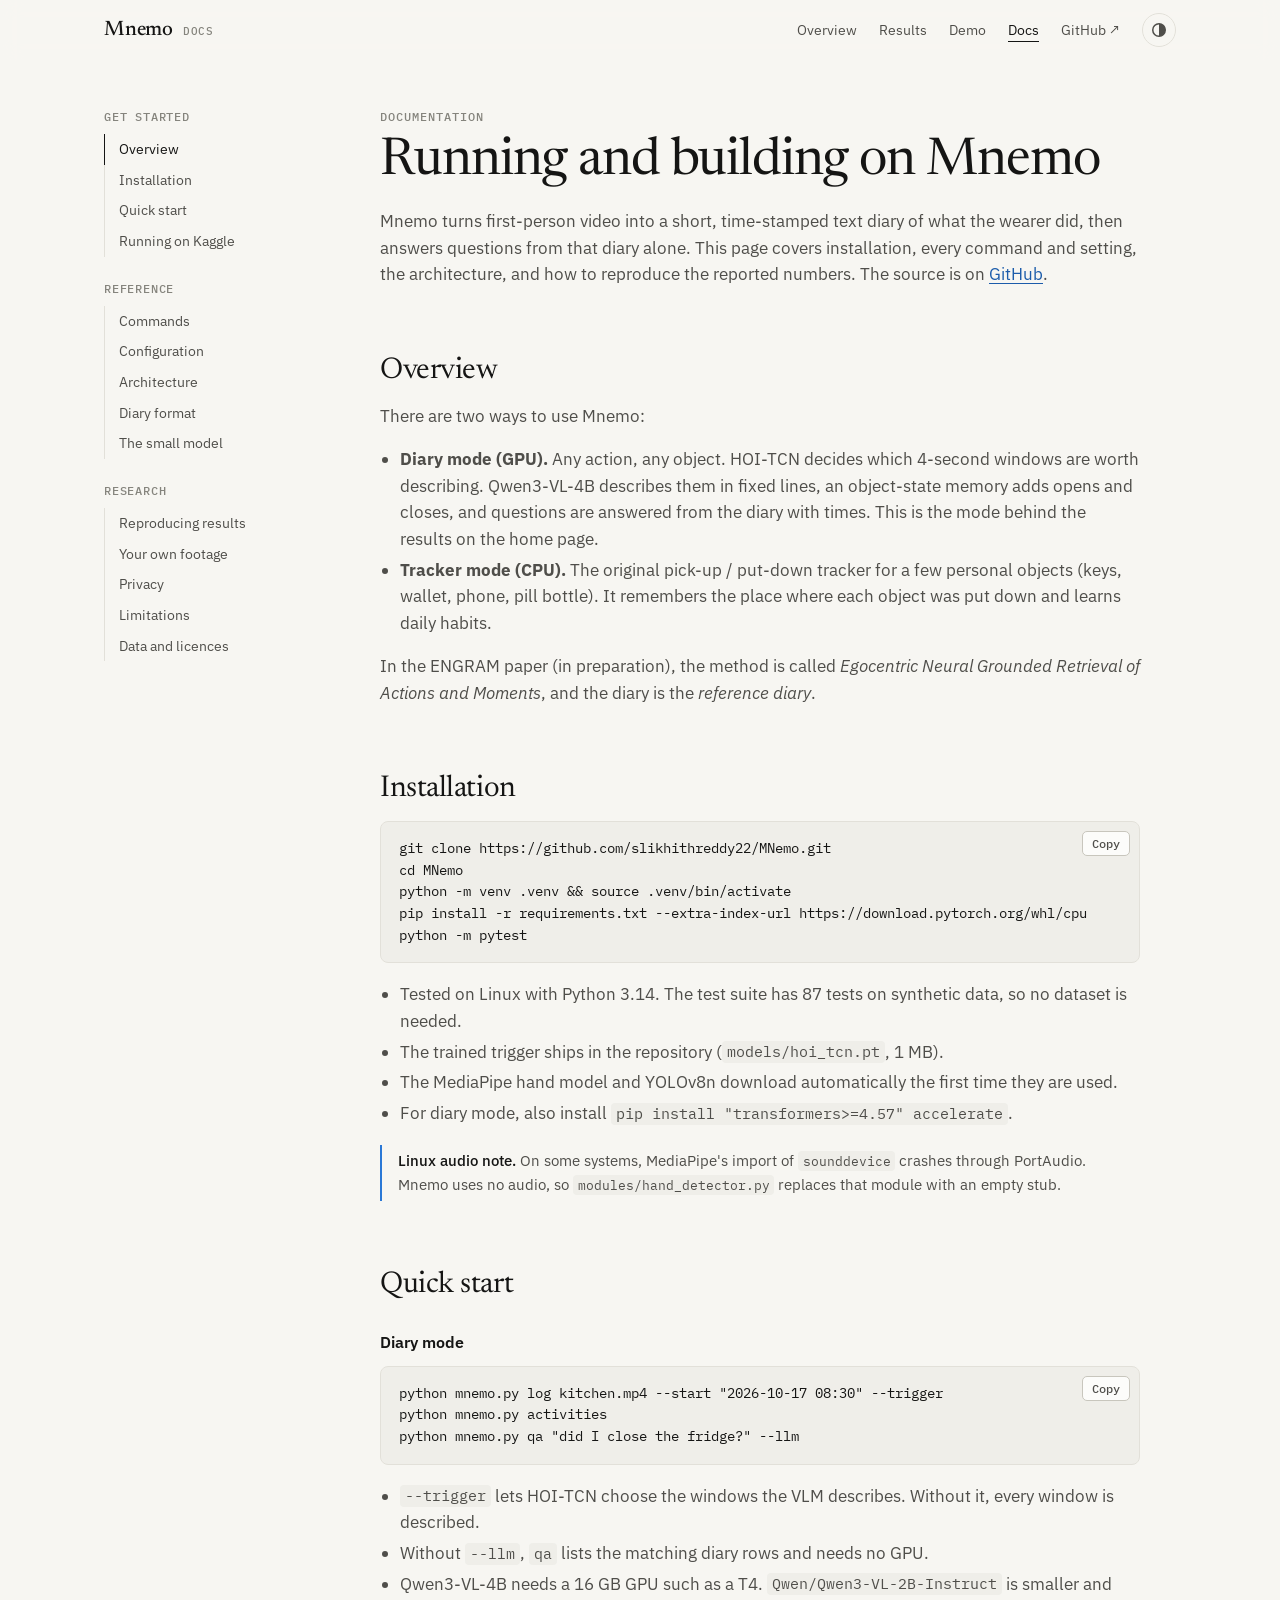
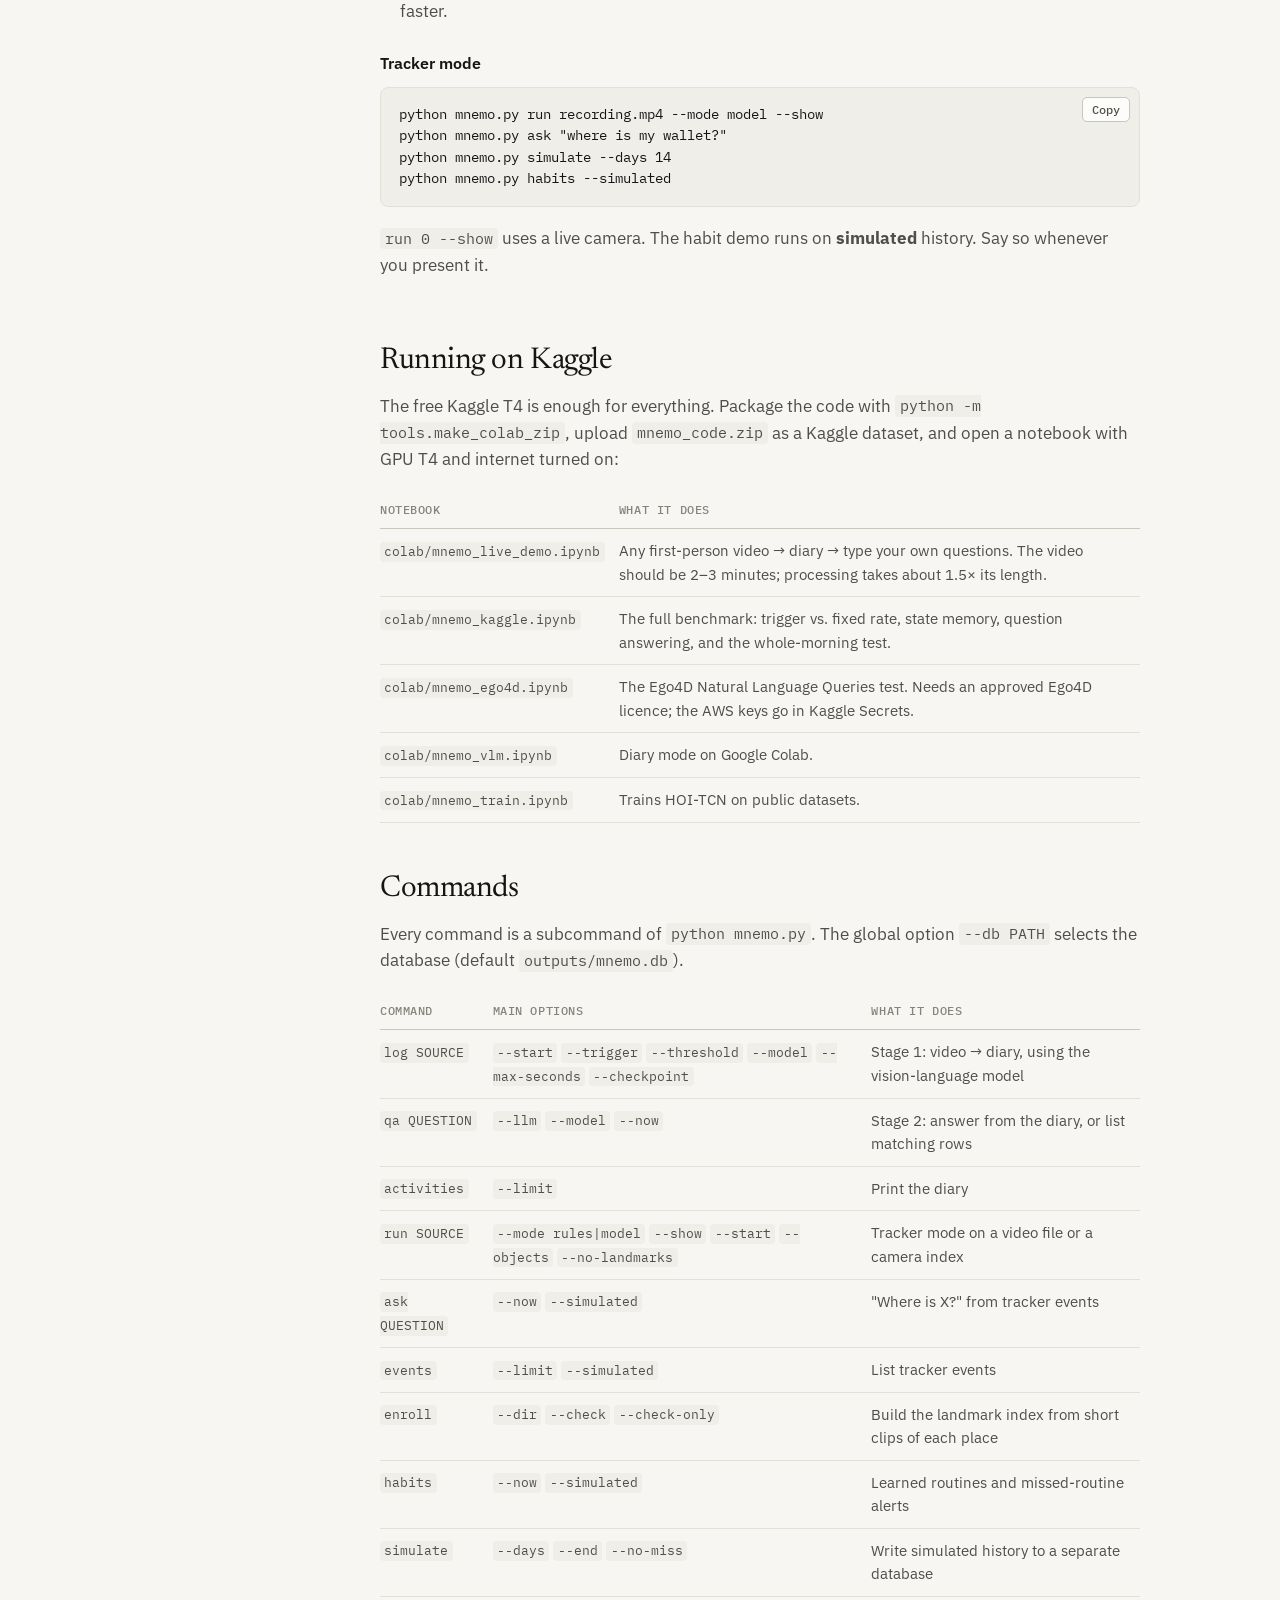
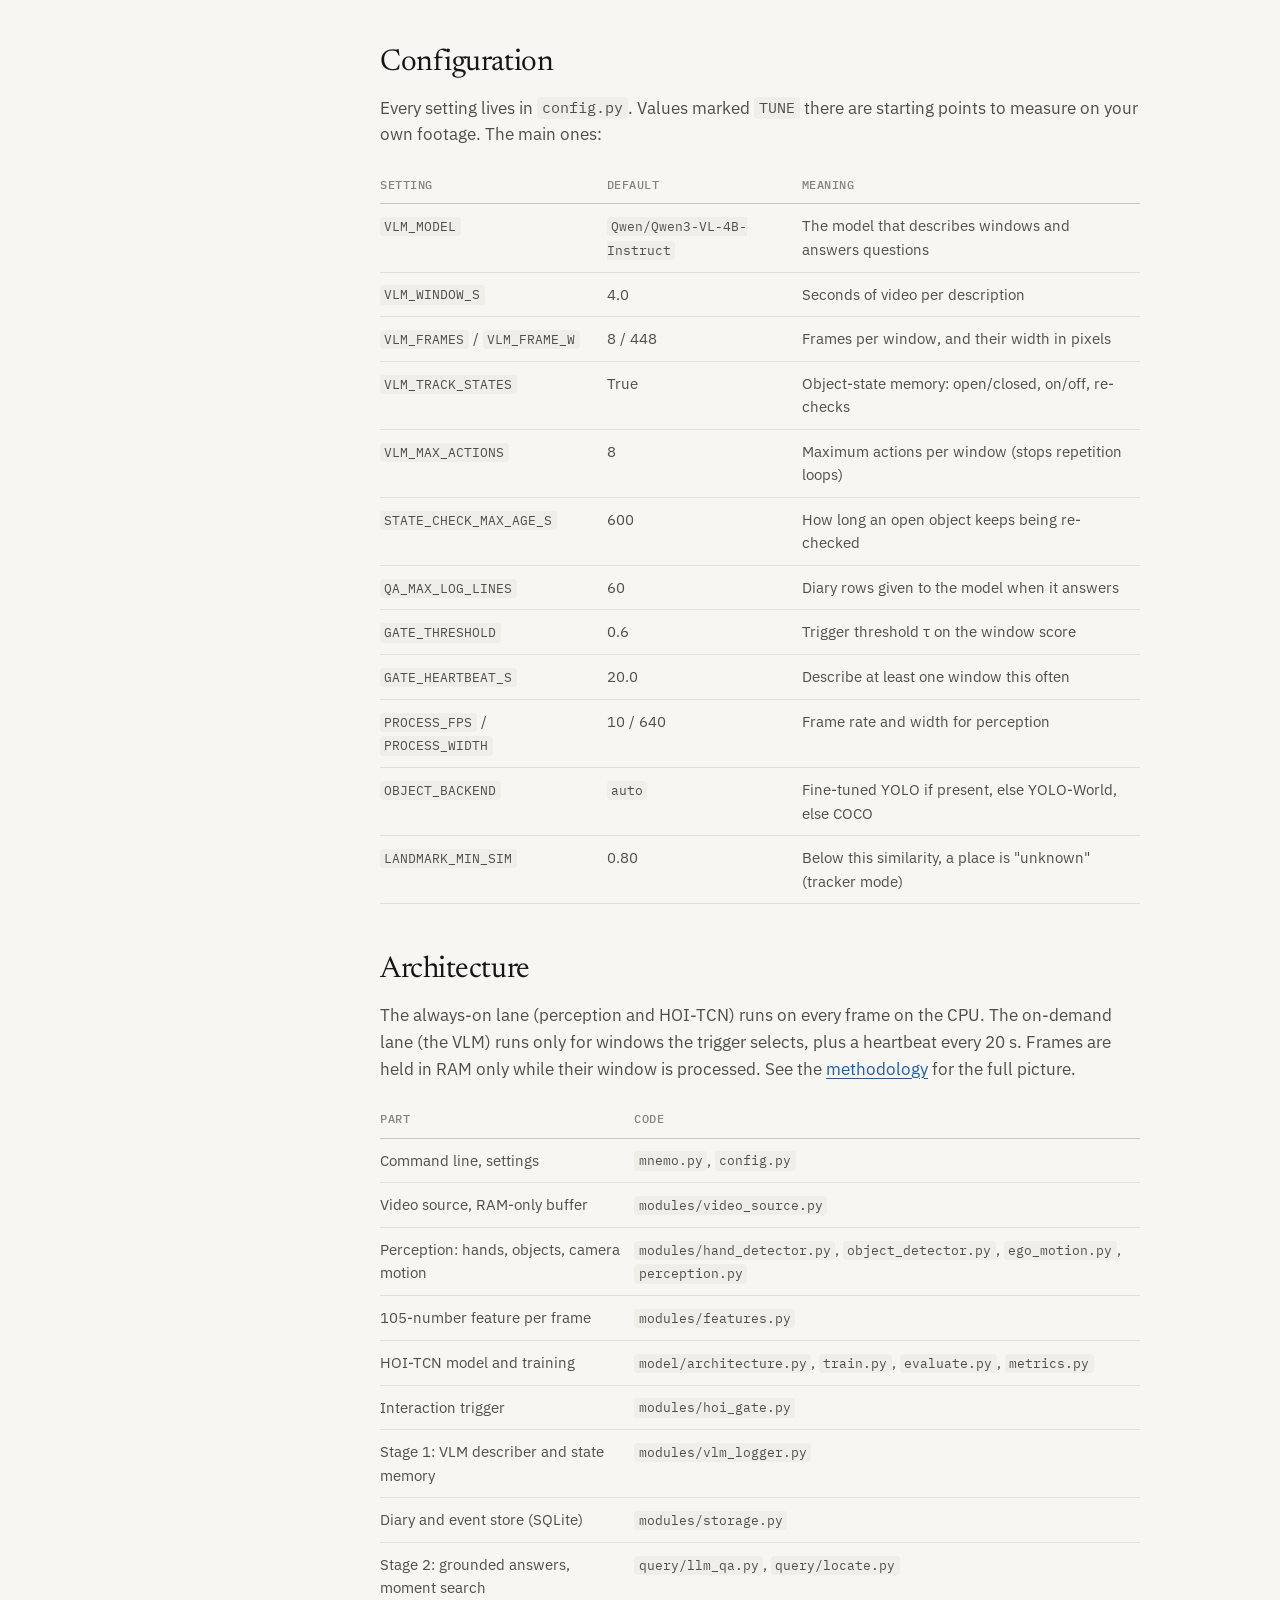
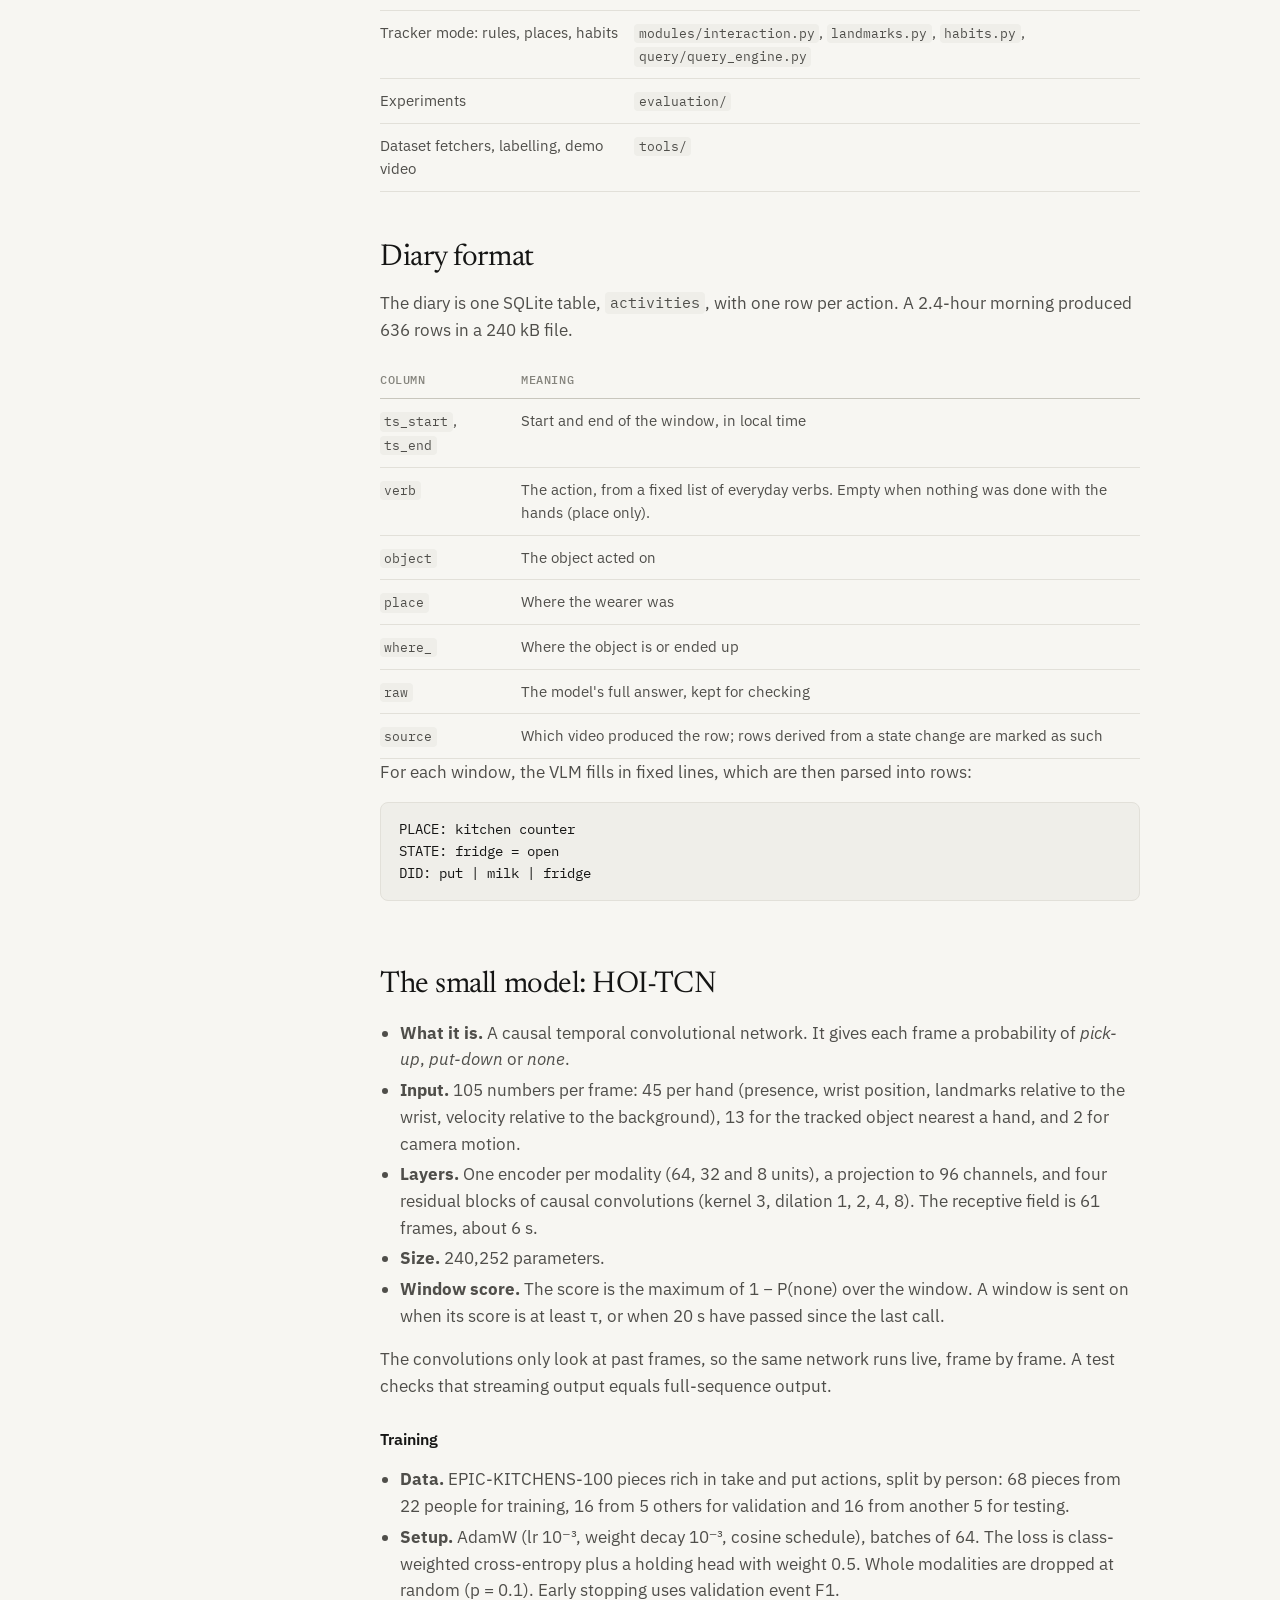
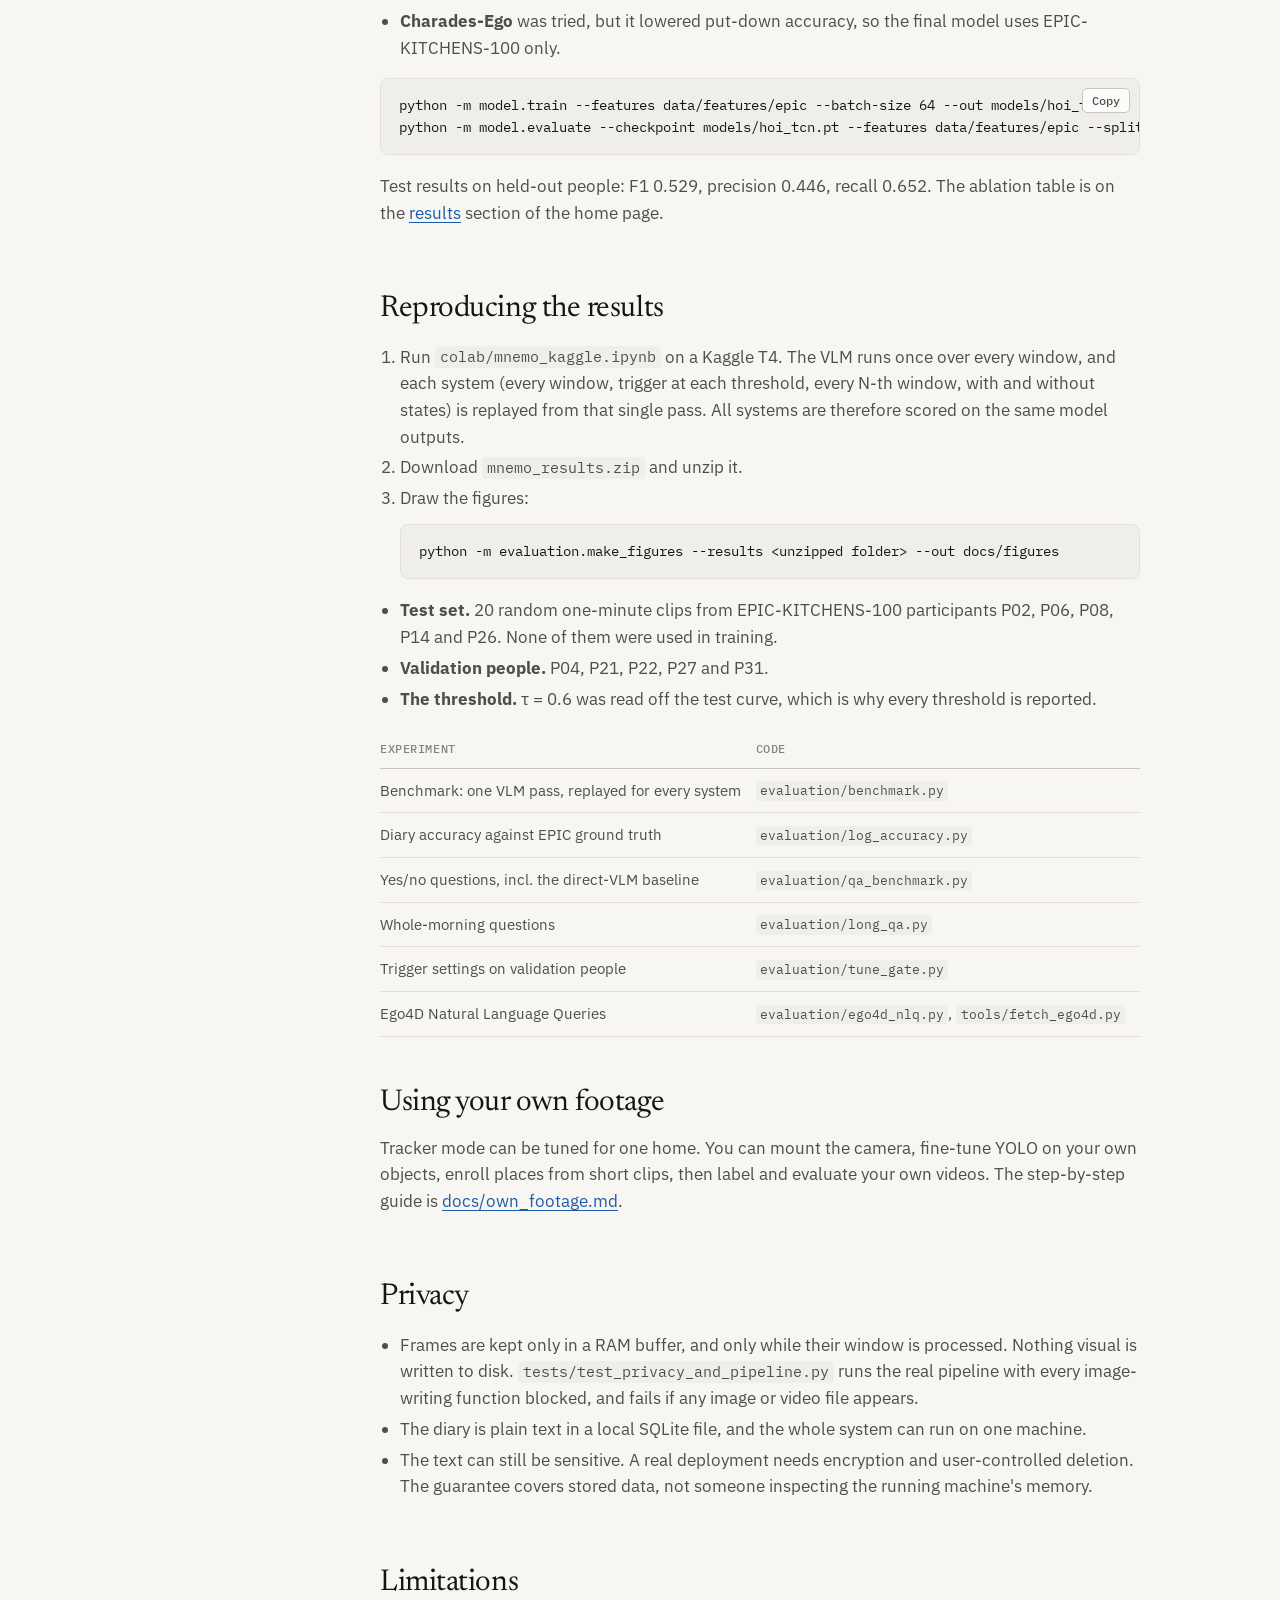
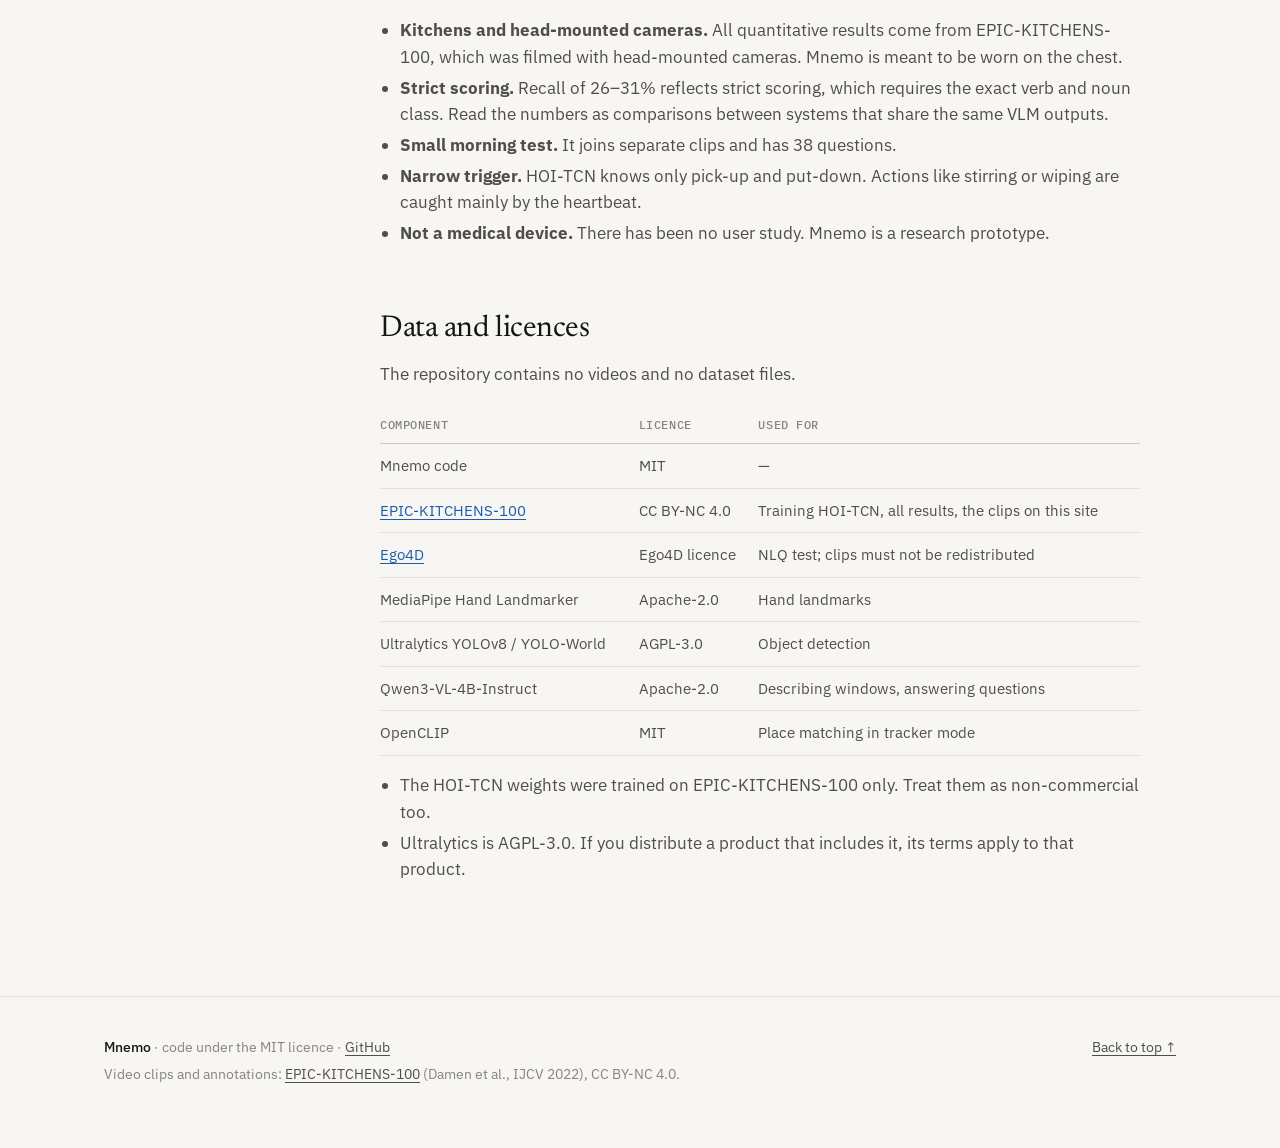
<file: docs.html>
<!doctype html>
<html lang="en">
<head>
  <meta charset="utf-8">
  <meta name="viewport" content="width=device-width, initial-scale=1">
  <title>Mnemo documentation</title>
  <meta name="description" content="Install, run and reproduce Mnemo: commands, configuration, architecture, the diary format, experiments and licences.">
  <meta name="theme-color" content="#f7f6f2">
  <link rel="icon" href="assets/img/favicon.svg" type="image/svg+xml">
  <link rel="preconnect" href="https://fonts.googleapis.com">
  <link rel="preconnect" href="https://fonts.gstatic.com" crossorigin>
  <link href="https://fonts.googleapis.com/css2?family=IBM+Plex+Mono:wght@400;500&family=IBM+Plex+Sans:wght@400;500;600&family=Newsreader:ital,opsz,wght@0,6..72,400;0,6..72,500;1,6..72,400&display=swap" rel="stylesheet">
  <link rel="stylesheet" href="assets/css/site.css">
  <script>try { var t = localStorage.getItem("mnemo-theme"); if (t) document.documentElement.dataset.theme = t; } catch (e) {}</script>
</head>
<body>

<header class="bar" id="top">
  <div class="wrap">
    <a class="brand" href="index.html" aria-label="Mnemo home"><b>Mnemo</b><span>DOCS</span></a>
    <button class="menu-btn" aria-expanded="false" aria-controls="nav">Menu</button>
    <nav class="nav" id="nav" aria-label="Site">
      <a href="index.html">Overview</a>
      <a href="index.html#results">Results</a>
      <a href="index.html#demo">Demo</a>
      <a href="docs.html" class="active">Docs</a>
      <a href="https://github.com/slikhithreddy22/MNemo">GitHub ↗</a>
      <button class="icon-btn theme-toggle" aria-label="Switch colour theme" title="Switch colour theme">
        <svg width="16" height="16" viewBox="0 0 16 16" aria-hidden="true"><circle cx="8" cy="8" r="6.25" fill="none" stroke="currentColor" stroke-width="1.5"/><path d="M8 1.75a6.25 6.25 0 0 1 0 12.5z" fill="currentColor"/></svg>
      </button>
    </nav>
  </div>
</header>

<div class="wrap docs">
  <aside class="toc" aria-label="On this page">
    <p class="tl-t">Get started</p>
    <ol>
      <li><a href="#overview">Overview</a></li>
      <li><a href="#install">Installation</a></li>
      <li><a href="#quickstart">Quick start</a></li>
      <li><a href="#kaggle">Running on Kaggle</a></li>
    </ol>
    <p class="tl-t">Reference</p>
    <ol>
      <li><a href="#commands">Commands</a></li>
      <li><a href="#config">Configuration</a></li>
      <li><a href="#architecture">Architecture</a></li>
      <li><a href="#diary">Diary format</a></li>
      <li><a href="#hoitcn">The small model</a></li>
    </ol>
    <p class="tl-t">Research</p>
    <ol>
      <li><a href="#reproduce">Reproducing results</a></li>
      <li><a href="#own">Your own footage</a></li>
      <li><a href="#privacy">Privacy</a></li>
      <li><a href="#limits">Limitations</a></li>
      <li><a href="#licences">Data and licences</a></li>
    </ol>
  </aside>

  <article class="doc">
    <div class="eyebrow">Documentation</div>
    <h1>Running and building on Mnemo</h1>
    <p>Mnemo turns first-person video into a short, time-stamped text diary of what the wearer did, then answers
      questions from that diary alone. This page covers installation, every command and setting, the architecture,
      and how to reproduce the reported numbers. The source is on
      <a href="https://github.com/slikhithreddy22/MNemo">GitHub</a>.</p>

    <section id="overview">
      <h2>Overview</h2>
      <p>There are two ways to use Mnemo:</p>
      <ul>
        <li><b>Diary mode (GPU).</b> Any action, any object. HOI-TCN decides which 4-second windows are worth
          describing. Qwen3-VL-4B describes them in fixed lines, an object-state memory adds opens and closes, and
          questions are answered from the diary with times. This is the mode behind the results on the home page.</li>
        <li><b>Tracker mode (CPU).</b> The original pick-up / put-down tracker for a few personal objects (keys,
          wallet, phone, pill bottle). It remembers the place where each object was put down and learns daily
          habits.</li>
      </ul>
      <p>In the ENGRAM paper (in preparation), the method is called <i>Egocentric Neural Grounded Retrieval of Actions
        and Moments</i>, and the diary is the <i>reference diary</i>.</p>
    </section>

    <section id="install">
      <h2>Installation</h2>
      <div class="code"><button class="copy">Copy</button>
<pre>git clone https://github.com/slikhithreddy22/MNemo.git
cd MNemo
python -m venv .venv && source .venv/bin/activate
pip install -r requirements.txt --extra-index-url https://download.pytorch.org/whl/cpu
python -m pytest</pre></div>
      <ul>
        <li>Tested on Linux with Python 3.14. The test suite has 87 tests on synthetic data, so no dataset is needed.</li>
        <li>The trained trigger ships in the repository (<code>models/hoi_tcn.pt</code>, 1 MB).</li>
        <li>The MediaPipe hand model and YOLOv8n download automatically the first time they are used.</li>
        <li>For diary mode, also install <code>pip install "transformers&gt;=4.57" accelerate</code>.</li>
      </ul>
      <p class="note"><b>Linux audio note.</b> On some systems, MediaPipe's import of <code>sounddevice</code> crashes
        through PortAudio. Mnemo uses no audio, so <code>modules/hand_detector.py</code> replaces that module with an
        empty stub.</p>
    </section>

    <section id="quickstart">
      <h2>Quick start</h2>
      <h3>Diary mode</h3>
      <div class="code"><button class="copy">Copy</button>
<pre>python mnemo.py log kitchen.mp4 --start "2026-10-17 08:30" --trigger
python mnemo.py activities
python mnemo.py qa "did I close the fridge?" --llm</pre></div>
      <ul>
        <li><code>--trigger</code> lets HOI-TCN choose the windows the VLM describes. Without it, every window is
          described.</li>
        <li>Without <code>--llm</code>, <code>qa</code> lists the matching diary rows and needs no GPU.</li>
        <li>Qwen3-VL-4B needs a 16 GB GPU such as a T4. <code>Qwen/Qwen3-VL-2B-Instruct</code> is smaller and faster.</li>
      </ul>
      <h3>Tracker mode</h3>
      <div class="code"><button class="copy">Copy</button>
<pre>python mnemo.py run recording.mp4 --mode model --show
python mnemo.py ask "where is my wallet?"
python mnemo.py simulate --days 14
python mnemo.py habits --simulated</pre></div>
      <p><code>run 0 --show</code> uses a live camera. The habit demo runs on <b>simulated</b> history. Say so whenever
        you present it.</p>
    </section>

    <section id="kaggle">
      <h2>Running on Kaggle</h2>
      <p>The free Kaggle T4 is enough for everything. Package the code with <code>python -m tools.make_colab_zip</code>,
        upload <code>mnemo_code.zip</code> as a Kaggle dataset, and open a notebook with GPU T4 and internet turned on:</p>
      <div class="table-wrap"><table>
        <thead><tr><th>Notebook</th><th>What it does</th></tr></thead>
        <tbody>
          <tr><td><code>colab/mnemo_live_demo.ipynb</code></td><td>Any first-person video → diary → type your own questions. The video should be 2–3 minutes; processing takes about 1.5× its length.</td></tr>
          <tr><td><code>colab/mnemo_kaggle.ipynb</code></td><td>The full benchmark: trigger vs. fixed rate, state memory, question answering, and the whole-morning test.</td></tr>
          <tr><td><code>colab/mnemo_ego4d.ipynb</code></td><td>The Ego4D Natural Language Queries test. Needs an approved Ego4D licence; the AWS keys go in Kaggle Secrets.</td></tr>
          <tr><td><code>colab/mnemo_vlm.ipynb</code></td><td>Diary mode on Google Colab.</td></tr>
          <tr><td><code>colab/mnemo_train.ipynb</code></td><td>Trains HOI-TCN on public datasets.</td></tr>
        </tbody>
      </table></div>
    </section>

    <section id="commands">
      <h2>Commands</h2>
      <p>Every command is a subcommand of <code>python mnemo.py</code>. The global option <code>--db PATH</code>
        selects the database (default <code>outputs/mnemo.db</code>).</p>
      <div class="table-wrap"><table>
        <thead><tr><th>Command</th><th>Main options</th><th>What it does</th></tr></thead>
        <tbody>
          <tr><td><code>log SOURCE</code></td><td><code>--start</code> <code>--trigger</code> <code>--threshold</code> <code>--model</code> <code>--max-seconds</code> <code>--checkpoint</code></td><td>Stage 1: video → diary, using the vision-language model</td></tr>
          <tr><td><code>qa QUESTION</code></td><td><code>--llm</code> <code>--model</code> <code>--now</code></td><td>Stage 2: answer from the diary, or list matching rows</td></tr>
          <tr><td><code>activities</code></td><td><code>--limit</code></td><td>Print the diary</td></tr>
          <tr><td><code>run SOURCE</code></td><td><code>--mode rules|model</code> <code>--show</code> <code>--start</code> <code>--objects</code> <code>--no-landmarks</code></td><td>Tracker mode on a video file or a camera index</td></tr>
          <tr><td><code>ask QUESTION</code></td><td><code>--now</code> <code>--simulated</code></td><td>"Where is X?" from tracker events</td></tr>
          <tr><td><code>events</code></td><td><code>--limit</code> <code>--simulated</code></td><td>List tracker events</td></tr>
          <tr><td><code>enroll</code></td><td><code>--dir</code> <code>--check</code> <code>--check-only</code></td><td>Build the landmark index from short clips of each place</td></tr>
          <tr><td><code>habits</code></td><td><code>--now</code> <code>--simulated</code></td><td>Learned routines and missed-routine alerts</td></tr>
          <tr><td><code>simulate</code></td><td><code>--days</code> <code>--end</code> <code>--no-miss</code></td><td>Write simulated history to a separate database</td></tr>
        </tbody>
      </table></div>
    </section>

    <section id="config">
      <h2>Configuration</h2>
      <p>Every setting lives in <code>config.py</code>. Values marked <code>TUNE</code> there are starting points to
        measure on your own footage. The main ones:</p>
      <div class="table-wrap"><table>
        <thead><tr><th>Setting</th><th>Default</th><th>Meaning</th></tr></thead>
        <tbody>
          <tr><td><code>VLM_MODEL</code></td><td><code>Qwen/Qwen3-VL-4B-Instruct</code></td><td>The model that describes windows and answers questions</td></tr>
          <tr><td><code>VLM_WINDOW_S</code></td><td>4.0</td><td>Seconds of video per description</td></tr>
          <tr><td><code>VLM_FRAMES</code> / <code>VLM_FRAME_W</code></td><td>8 / 448</td><td>Frames per window, and their width in pixels</td></tr>
          <tr><td><code>VLM_TRACK_STATES</code></td><td>True</td><td>Object-state memory: open/closed, on/off, re-checks</td></tr>
          <tr><td><code>VLM_MAX_ACTIONS</code></td><td>8</td><td>Maximum actions per window (stops repetition loops)</td></tr>
          <tr><td><code>STATE_CHECK_MAX_AGE_S</code></td><td>600</td><td>How long an open object keeps being re-checked</td></tr>
          <tr><td><code>QA_MAX_LOG_LINES</code></td><td>60</td><td>Diary rows given to the model when it answers</td></tr>
          <tr><td><code>GATE_THRESHOLD</code></td><td>0.6</td><td>Trigger threshold τ on the window score</td></tr>
          <tr><td><code>GATE_HEARTBEAT_S</code></td><td>20.0</td><td>Describe at least one window this often</td></tr>
          <tr><td><code>PROCESS_FPS</code> / <code>PROCESS_WIDTH</code></td><td>10 / 640</td><td>Frame rate and width for perception</td></tr>
          <tr><td><code>OBJECT_BACKEND</code></td><td><code>auto</code></td><td>Fine-tuned YOLO if present, else YOLO-World, else COCO</td></tr>
          <tr><td><code>LANDMARK_MIN_SIM</code></td><td>0.80</td><td>Below this similarity, a place is "unknown" (tracker mode)</td></tr>
        </tbody>
      </table></div>
    </section>

    <section id="architecture">
      <h2>Architecture</h2>
      <p>The always-on lane (perception and HOI-TCN) runs on every frame on the CPU. The on-demand lane (the VLM)
        runs only for windows the trigger selects, plus a heartbeat every 20 s. Frames are held in RAM only while
        their window is processed. See the <a href="index.html#method">methodology</a> for the full picture.</p>
      <div class="table-wrap"><table>
        <thead><tr><th>Part</th><th>Code</th></tr></thead>
        <tbody>
          <tr><td>Command line, settings</td><td><code>mnemo.py</code>, <code>config.py</code></td></tr>
          <tr><td>Video source, RAM-only buffer</td><td><code>modules/video_source.py</code></td></tr>
          <tr><td>Perception: hands, objects, camera motion</td><td><code>modules/hand_detector.py</code>, <code>object_detector.py</code>, <code>ego_motion.py</code>, <code>perception.py</code></td></tr>
          <tr><td>105-number feature per frame</td><td><code>modules/features.py</code></td></tr>
          <tr><td>HOI-TCN model and training</td><td><code>model/architecture.py</code>, <code>train.py</code>, <code>evaluate.py</code>, <code>metrics.py</code></td></tr>
          <tr><td>Interaction trigger</td><td><code>modules/hoi_gate.py</code></td></tr>
          <tr><td>Stage 1: VLM describer and state memory</td><td><code>modules/vlm_logger.py</code></td></tr>
          <tr><td>Diary and event store (SQLite)</td><td><code>modules/storage.py</code></td></tr>
          <tr><td>Stage 2: grounded answers, moment search</td><td><code>query/llm_qa.py</code>, <code>query/locate.py</code></td></tr>
          <tr><td>Tracker mode: rules, places, habits</td><td><code>modules/interaction.py</code>, <code>landmarks.py</code>, <code>habits.py</code>, <code>query/query_engine.py</code></td></tr>
          <tr><td>Experiments</td><td><code>evaluation/</code></td></tr>
          <tr><td>Dataset fetchers, labelling, demo video</td><td><code>tools/</code></td></tr>
        </tbody>
      </table></div>
    </section>

    <section id="diary">
      <h2>Diary format</h2>
      <p>The diary is one SQLite table, <code>activities</code>, with one row per action. A 2.4-hour morning produced
        636 rows in a 240 kB file.</p>
      <div class="table-wrap"><table>
        <thead><tr><th>Column</th><th>Meaning</th></tr></thead>
        <tbody>
          <tr><td><code>ts_start</code>, <code>ts_end</code></td><td>Start and end of the window, in local time</td></tr>
          <tr><td><code>verb</code></td><td>The action, from a fixed list of everyday verbs. Empty when nothing was done with the hands (place only).</td></tr>
          <tr><td><code>object</code></td><td>The object acted on</td></tr>
          <tr><td><code>place</code></td><td>Where the wearer was</td></tr>
          <tr><td><code>where_</code></td><td>Where the object is or ended up</td></tr>
          <tr><td><code>raw</code></td><td>The model's full answer, kept for checking</td></tr>
          <tr><td><code>source</code></td><td>Which video produced the row; rows derived from a state change are marked as such</td></tr>
        </tbody>
      </table></div>
      <p>For each window, the VLM fills in fixed lines, which are then parsed into rows:</p>
<pre>PLACE: kitchen counter
STATE: fridge = open
DID: put | milk | fridge</pre>
    </section>

    <section id="hoitcn">
      <h2>The small model: HOI-TCN</h2>
      <ul>
        <li><b>What it is.</b> A causal temporal convolutional network. It gives each frame a probability of
          <i>pick-up</i>, <i>put-down</i> or <i>none</i>.</li>
        <li><b>Input.</b> 105 numbers per frame: 45 per hand (presence, wrist position, landmarks relative to the
          wrist, velocity relative to the background), 13 for the tracked object nearest a hand, and 2 for camera
          motion.</li>
        <li><b>Layers.</b> One encoder per modality (64, 32 and 8 units), a projection to 96 channels, and four
          residual blocks of causal convolutions (kernel 3, dilation 1, 2, 4, 8). The receptive field is 61 frames,
          about 6 s.</li>
        <li><b>Size.</b> 240,252 parameters.</li>
        <li><b>Window score.</b> The score is the maximum of 1 − P(none) over the window. A window is sent on when
          its score is at least τ, or when 20 s have passed since the last call.</li>
      </ul>
      <p>The convolutions only look at past frames, so the same network runs live, frame by frame. A test checks
        that streaming output equals full-sequence output.</p>
      <h3>Training</h3>
      <ul>
        <li><b>Data.</b> EPIC-KITCHENS-100 pieces rich in take and put actions, split by person: 68 pieces from 22
          people for training, 16 from 5 others for validation and 16 from another 5 for testing.</li>
        <li><b>Setup.</b> AdamW (lr 10⁻³, weight decay 10⁻³, cosine schedule), batches of 64. The loss is
          class-weighted cross-entropy plus a holding head with weight 0.5. Whole modalities are dropped at random
          (p = 0.1). Early stopping uses validation event F1.</li>
        <li><b>Charades-Ego</b> was tried, but it lowered put-down accuracy, so the final model uses EPIC-KITCHENS-100
          only.</li>
      </ul>
      <div class="code"><button class="copy">Copy</button>
<pre>python -m model.train --features data/features/epic --batch-size 64 --out models/hoi_tcn.pt
python -m model.evaluate --checkpoint models/hoi_tcn.pt --features data/features/epic --split test</pre></div>
      <p>Test results on held-out people: F1 0.529, precision 0.446, recall 0.652. The ablation table is on the
        <a href="index.html#results">results</a> section of the home page.</p>
    </section>

    <section id="reproduce">
      <h2>Reproducing the results</h2>
      <ol>
        <li>Run <code>colab/mnemo_kaggle.ipynb</code> on a Kaggle T4. The VLM runs once over every window, and each
          system (every window, trigger at each threshold, every N-th window, with and without states) is replayed
          from that single pass. All systems are therefore scored on the same model outputs.</li>
        <li>Download <code>mnemo_results.zip</code> and unzip it.</li>
        <li>Draw the figures:
<pre>python -m evaluation.make_figures --results &lt;unzipped folder&gt; --out docs/figures</pre></li>
      </ol>
      <ul>
        <li><b>Test set.</b> 20 random one-minute clips from EPIC-KITCHENS-100 participants P02, P06, P08, P14 and P26.
          None of them were used in training.</li>
        <li><b>Validation people.</b> P04, P21, P22, P27 and P31.</li>
        <li><b>The threshold.</b> τ = 0.6 was read off the test curve, which is why every threshold is reported.</li>
      </ul>
      <div class="table-wrap"><table>
        <thead><tr><th>Experiment</th><th>Code</th></tr></thead>
        <tbody>
          <tr><td>Benchmark: one VLM pass, replayed for every system</td><td><code>evaluation/benchmark.py</code></td></tr>
          <tr><td>Diary accuracy against EPIC ground truth</td><td><code>evaluation/log_accuracy.py</code></td></tr>
          <tr><td>Yes/no questions, incl. the direct-VLM baseline</td><td><code>evaluation/qa_benchmark.py</code></td></tr>
          <tr><td>Whole-morning questions</td><td><code>evaluation/long_qa.py</code></td></tr>
          <tr><td>Trigger settings on validation people</td><td><code>evaluation/tune_gate.py</code></td></tr>
          <tr><td>Ego4D Natural Language Queries</td><td><code>evaluation/ego4d_nlq.py</code>, <code>tools/fetch_ego4d.py</code></td></tr>
        </tbody>
      </table></div>
    </section>

    <section id="own">
      <h2>Using your own footage</h2>
      <p>Tracker mode can be tuned for one home. You can mount the camera, fine-tune YOLO on your own objects,
        enroll places from short clips, then label and evaluate your own videos. The step-by-step guide is
        <a href="https://github.com/slikhithreddy22/MNemo/blob/main/docs/own_footage.md">docs/own_footage.md</a>.</p>
    </section>

    <section id="privacy">
      <h2>Privacy</h2>
      <ul>
        <li>Frames are kept only in a RAM buffer, and only while their window is processed. Nothing visual is
          written to disk. <code>tests/test_privacy_and_pipeline.py</code> runs the real pipeline with every
          image-writing function blocked, and fails if any image or video file appears.</li>
        <li>The diary is plain text in a local SQLite file, and the whole system can run on one machine.</li>
        <li>The text can still be sensitive. A real deployment needs encryption and user-controlled deletion. The
          guarantee covers stored data, not someone inspecting the running machine's memory.</li>
      </ul>
    </section>

    <section id="limits">
      <h2>Limitations</h2>
      <ul>
        <li><b>Kitchens and head-mounted cameras.</b> All quantitative results come from EPIC-KITCHENS-100, which was
          filmed with head-mounted cameras. Mnemo is meant to be worn on the chest.</li>
        <li><b>Strict scoring.</b> Recall of 26–31% reflects strict scoring, which requires the exact verb and noun
          class. Read the numbers as comparisons between systems that share the same VLM outputs.</li>
        <li><b>Small morning test.</b> It joins separate clips and has 38 questions.</li>
        <li><b>Narrow trigger.</b> HOI-TCN knows only pick-up and put-down. Actions like stirring or wiping are caught
          mainly by the heartbeat.</li>
        <li><b>Not a medical device.</b> There has been no user study. Mnemo is a research prototype.</li>
      </ul>
    </section>

    <section id="licences">
      <h2>Data and licences</h2>
      <p>The repository contains no videos and no dataset files.</p>
      <div class="table-wrap"><table>
        <thead><tr><th>Component</th><th>Licence</th><th>Used for</th></tr></thead>
        <tbody>
          <tr><td>Mnemo code</td><td>MIT</td><td>—</td></tr>
          <tr><td><a href="https://epic-kitchens.github.io/">EPIC-KITCHENS-100</a></td><td>CC BY-NC 4.0</td><td>Training HOI-TCN, all results, the clips on this site</td></tr>
          <tr><td><a href="https://ego4d-data.org/">Ego4D</a></td><td>Ego4D licence</td><td>NLQ test; clips must not be redistributed</td></tr>
          <tr><td>MediaPipe Hand Landmarker</td><td>Apache-2.0</td><td>Hand landmarks</td></tr>
          <tr><td>Ultralytics YOLOv8 / YOLO-World</td><td>AGPL-3.0</td><td>Object detection</td></tr>
          <tr><td>Qwen3-VL-4B-Instruct</td><td>Apache-2.0</td><td>Describing windows, answering questions</td></tr>
          <tr><td>OpenCLIP</td><td>MIT</td><td>Place matching in tracker mode</td></tr>
        </tbody>
      </table></div>
      <ul>
        <li>The HOI-TCN weights were trained on EPIC-KITCHENS-100 only. Treat them as non-commercial too.</li>
        <li>Ultralytics is AGPL-3.0. If you distribute a product that includes it, its terms apply to that
          product.</li>
      </ul>
    </section>
  </article>
</div>

<footer class="foot">
  <div class="wrap">
    <div>
      <p><b style="color:var(--ink);font-weight:500">Mnemo</b> · code under the MIT licence · <a href="https://github.com/slikhithreddy22/MNemo">GitHub</a></p>
      <p>Video clips and annotations: <a href="https://epic-kitchens.github.io/">EPIC-KITCHENS-100</a> (Damen et al., IJCV 2022), CC BY-NC 4.0.</p>
    </div>
    <p><a href="#top">Back to top ↑</a></p>
  </div>
</footer>

<script src="assets/js/site.js"></script>
</body>
</html>
</file>
<file: assets/css/site.css>
/* Mnemo project site. One stylesheet for index.html and docs.html. */

:root {
  color-scheme: light;
  --bg: #f7f6f2;
  --surface: #fcfcfa;
  --sunken: #efeee9;
  --ink: #151514;
  --ink-2: #4f4e4a;
  --muted: #85847d;
  --rule: #e2e0d9;
  --rule-strong: #c8c6bd;
  --accent: #2a78d6;
  --accent-ink: #1c5cab;
  --accent-wash: rgba(42, 120, 214, 0.08);
  --base: #eb6834;
  --ok: #006300;
  --bad: #b3261e;
  --chart-grid: #e2e0d9;
  --chart-axis: #c3c2b7;

  --f-display: "Newsreader", "Iowan Old Style", Georgia, serif;
  --f-sans: "IBM Plex Sans", system-ui, -apple-system, "Segoe UI", sans-serif;
  --f-mono: "IBM Plex Mono", ui-monospace, "SFMono-Regular", Menlo, monospace;

  --wrap: 1120px;
  --gutter: 24px;
  --label-col: 200px;
  --radius: 6px;
}

@media (prefers-color-scheme: dark) {
  :root:not([data-theme="light"]) {
    color-scheme: dark;
    --bg: #131312;
    --surface: #1a1a19;
    --sunken: #20201e;
    --ink: #efeee9;
    --ink-2: #c3c2b7;
    --muted: #8f8e87;
    --rule: #2c2c2a;
    --rule-strong: #3e3e3b;
    --accent: #3987e5;
    --accent-ink: #86b6ef;
    --accent-wash: rgba(57, 135, 229, 0.12);
    --base: #d95926;
    --ok: #3fb950;
    --bad: #f0857d;
    --chart-grid: #2c2c2a;
    --chart-axis: #3e3e3b;
  }
}
:root[data-theme="dark"] {
  color-scheme: dark;
  --bg: #131312;
  --surface: #1a1a19;
  --sunken: #20201e;
  --ink: #efeee9;
  --ink-2: #c3c2b7;
  --muted: #8f8e87;
  --rule: #2c2c2a;
  --rule-strong: #3e3e3b;
  --accent: #3987e5;
  --accent-ink: #86b6ef;
  --accent-wash: rgba(57, 135, 229, 0.12);
  --base: #d95926;
  --ok: #3fb950;
  --bad: #f0857d;
  --chart-grid: #2c2c2a;
  --chart-axis: #3e3e3b;
}

*, *::before, *::after { box-sizing: border-box; }
html { -webkit-text-size-adjust: 100%; scroll-behavior: smooth; scroll-padding-top: 72px; }
@media (prefers-reduced-motion: reduce) { html { scroll-behavior: auto; } }
body {
  margin: 0;
  background: var(--bg);
  color: var(--ink);
  font: 400 16.5px/1.62 var(--f-sans);
  text-rendering: optimizeLegibility;
  -webkit-font-smoothing: antialiased;
}
img, video, svg { display: block; max-width: 100%; }
a { color: var(--accent-ink); text-decoration-thickness: 1px; text-underline-offset: 3px; }
a:hover { text-decoration-thickness: 2px; }
::selection { background: var(--accent-wash); }
:focus-visible { outline: 2px solid var(--accent); outline-offset: 2px; border-radius: 2px; }

h1, h2, h3, h4 { margin: 0; font-weight: 400; color: var(--ink); }
p { margin: 0 0 1em; }
code, kbd, pre { font-family: var(--f-mono); font-size: 0.88em; }
:not(pre) > code { background: var(--sunken); padding: 0.1em 0.35em; border-radius: 4px; }

.wrap { max-width: var(--wrap); margin: 0 auto; padding: 0 var(--gutter); }
.muted { color: var(--muted); }
.mono { font-family: var(--f-mono); }
.sr-only { position: absolute; width: 1px; height: 1px; overflow: hidden; clip: rect(0 0 0 0); white-space: nowrap; }

/* ── top bar ── */
.bar {
  position: sticky; top: 0; z-index: 20;
  background: color-mix(in srgb, var(--bg) 88%, transparent);
  backdrop-filter: saturate(1.4) blur(10px);
  -webkit-backdrop-filter: saturate(1.4) blur(10px);
  border-bottom: 1px solid transparent;
  transition: border-color .2s;
}
.bar.scrolled { border-bottom-color: var(--rule); }
.bar .wrap { display: flex; align-items: center; gap: 24px; height: 60px; }
.brand { display: flex; align-items: baseline; gap: 10px; color: var(--ink); text-decoration: none; }
.brand b { font: 500 21px/1 var(--f-display); letter-spacing: -0.01em; }
.brand span { font: 500 11px/1 var(--f-mono); color: var(--muted); letter-spacing: 0.06em; }
.nav { display: flex; gap: 22px; margin-left: auto; align-items: center; }
.nav a { color: var(--ink-2); text-decoration: none; font-size: 14px; }
.nav a:hover, .nav a.active { color: var(--ink); }
.nav a.active { text-decoration: underline; text-underline-offset: 6px; text-decoration-thickness: 1px; }
.icon-btn {
  display: inline-grid; place-items: center; width: 34px; height: 34px;
  border: 1px solid var(--rule); border-radius: 50%; background: transparent; color: var(--ink-2);
  cursor: pointer;
}
.icon-btn:hover { color: var(--ink); border-color: var(--rule-strong); }
.menu-btn { display: none; margin-left: auto; font: 500 14px var(--f-sans); color: var(--ink); background: none; border: 1px solid var(--rule); border-radius: 999px; padding: 6px 14px; cursor: pointer; }
@media (max-width: 920px) {
  .menu-btn { display: inline-block; }
  .nav {
    display: none; position: absolute; top: 60px; left: 0; right: 0;
    flex-direction: column; align-items: stretch; gap: 0;
    background: var(--bg); border-bottom: 1px solid var(--rule); padding: 8px var(--gutter) 16px;
  }
  .nav.open { display: flex; }
  .nav a { padding: 10px 0; border-bottom: 1px solid var(--rule); font-size: 15px; }
  .nav .icon-btn { margin-top: 12px; }
}

/* ── buttons ── */
.btn {
  display: inline-flex; align-items: center; gap: 8px; height: 42px; padding: 0 18px;
  border-radius: 999px; font: 500 15px var(--f-sans); text-decoration: none; cursor: pointer;
  border: 1px solid var(--rule-strong); color: var(--ink); background: transparent;
}
.btn:hover { border-color: var(--ink); text-decoration: none; }
.btn.solid { background: var(--ink); border-color: var(--ink); color: var(--bg); }
.btn.solid:hover { opacity: .88; }
.btn .arr { font-family: var(--f-mono); font-size: 13px; }

/* ── hero ── */
.hero { padding: 84px 0 76px; }
.hero-cols { display: grid; grid-template-columns: minmax(0, 1fr) minmax(0, 1fr); gap: 72px; align-items: start; margin-top: 44px; }
.eyebrow { font: 500 12px/1.4 var(--f-mono); letter-spacing: 0.08em; text-transform: uppercase; color: var(--muted); }
.hero h1 {
  font: 400 clamp(42px, 7.4vw, 92px)/1.0 var(--f-display);
  letter-spacing: -0.03em; margin: 20px 0 0; text-wrap: balance;
}
.hero h1 em { font-style: italic; color: var(--ink-2); }
.lead { font-size: 19px; line-height: 1.6; color: var(--ink-2); max-width: 34em; margin-top: 4px; }
.actions { display: flex; flex-wrap: wrap; gap: 12px; margin-top: 32px; }

.diary {
  margin: 0;
  background: var(--surface); border: 1px solid var(--rule); border-radius: 10px;
  font: 400 13.5px/1.55 var(--f-mono); color: var(--ink);
  box-shadow: 0 1px 0 rgba(0,0,0,.02), 0 24px 48px -32px rgba(0,0,0,.18);
}
.diary-head {
  display: flex; justify-content: space-between; gap: 12px; padding: 12px 16px;
  border-bottom: 1px solid var(--rule); color: var(--muted); font-size: 12px;
}
.diary-head .rec::before { content: ""; display: inline-block; width: 7px; height: 7px; border-radius: 50%; background: var(--accent); margin-right: 8px; vertical-align: 1px; }
.diary-body { padding: 14px 16px 16px; }
.dl { display: grid; grid-template-columns: 74px minmax(0, 1fr); gap: 12px; padding: 3px 0; }
.dl .t { color: var(--muted); }
.dl .p { color: var(--muted); }
.dl .tag { font-size: 10.5px; color: var(--accent-ink); border: 1px solid currentColor; border-radius: 3px; padding: 0 4px; margin-left: 6px; vertical-align: 1px; }
.qa { border-top: 1px dashed var(--rule-strong); margin-top: 12px; padding-top: 12px; }
.qa .q { color: var(--ink); }
.qa .q::before { content: "Q  "; color: var(--muted); }
.qa .a { color: var(--accent-ink); margin-bottom: 8px; }
.qa .a::before { content: "A  "; color: var(--muted); }
.diary-foot { padding: 10px 16px; border-top: 1px solid var(--rule); font: 400 12px/1.5 var(--f-sans); color: var(--muted); }
.reveal > * { opacity: 0; transform: translateY(4px); animation: in .5s ease forwards; }
@keyframes in { to { opacity: 1; transform: none; } }
@media (prefers-reduced-motion: reduce) { .reveal > * { animation: none; opacity: 1; transform: none; } }

/* ── key numbers ── */
.figures { border-top: 1px solid var(--rule); border-bottom: 1px solid var(--rule); }
.figures .wrap { display: grid; grid-template-columns: repeat(4, minmax(0, 1fr)); }
.fig { padding: 28px 24px 30px; border-left: 1px solid var(--rule); }
.fig:first-child { border-left: 0; padding-left: 0; }
.fig .v { font: 600 34px/1.1 var(--f-sans); letter-spacing: -0.02em; }
.fig .v small { font-size: 20px; font-weight: 500; color: var(--muted); }
.fig .k { margin-top: 8px; font-size: 14px; line-height: 1.45; color: var(--ink-2); }

/* ── sections ── */
.section { padding: 104px 0; border-top: 1px solid var(--rule); }
.section:first-of-type { border-top: 0; }
.figures + .section { border-top: 0; }
.sec-grid { display: grid; grid-template-columns: var(--label-col) minmax(0, 1fr); gap: 40px; }
.sec-label { font: 500 12px/1.4 var(--f-mono); letter-spacing: 0.08em; text-transform: uppercase; color: var(--muted); padding-top: 14px; }
.sec-label b { color: var(--ink); font-weight: 500; margin-right: 10px; }
.section h2 { font: 400 clamp(30px, 3.6vw, 44px)/1.12 var(--f-display); letter-spacing: -0.02em; max-width: 22em; margin-bottom: 22px; }
.section h3 { font: 500 19px/1.35 var(--f-sans); letter-spacing: -0.005em; margin-bottom: 8px; }
.prose { max-width: 44em; color: var(--ink-2); }
.prose strong { color: var(--ink); font-weight: 500; }
.block { margin-top: 56px; }

.cols-3 { display: grid; grid-template-columns: repeat(3, minmax(0, 1fr)); gap: 0; margin-top: 40px; border-top: 1px solid var(--rule); }
.cols-3 > div { padding: 24px 28px 4px 0; }
.cols-3 > div + div { padding-left: 28px; border-left: 1px solid var(--rule); }
.cols-3 .n { font: 500 12px var(--f-mono); color: var(--muted); display: block; margin-bottom: 14px; }
.cols-3 p { font-size: 15.5px; color: var(--ink-2); }

/* objectives */
.objectives { list-style: none; margin: 36px 0 0; padding: 0; border-top: 1px solid var(--rule); }
.objectives li { display: grid; grid-template-columns: 56px minmax(0, 1fr) minmax(0, 1fr); gap: 24px; padding: 22px 0; border-bottom: 1px solid var(--rule); }
.objectives .n { font: 500 13px/1.7 var(--f-mono); color: var(--muted); }
.objectives h3 { margin: 0 0 4px; }
.objectives p { margin: 0; color: var(--ink-2); font-size: 15.5px; }
.objectives .how { font-size: 14.5px; color: var(--muted); }
.objectives .how b { display: block; font: 500 11px/1.8 var(--f-mono); letter-spacing: .06em; text-transform: uppercase; color: var(--muted); }

/* pipeline diagram */
.pipe { margin-top: 40px; display: grid; gap: 14px; }
.lane { background: var(--sunken); border-radius: 10px; padding: 18px; }
.lane-label { font: 500 11.5px var(--f-mono); letter-spacing: .07em; text-transform: uppercase; color: var(--muted); margin-bottom: 14px; }
.lane-row { display: grid; align-items: stretch; gap: 0; }
.lane-row.l1 { grid-template-columns: minmax(0, 1fr) 28px minmax(0, 1fr) 28px minmax(0, 1.1fr) 28px minmax(0, 0.9fr); }
.lane-row.l2 { grid-template-columns: minmax(0, 1.15fr) 28px minmax(0, 1fr) 28px minmax(0, 1fr) 28px minmax(0, 1fr); }
.node {
  background: var(--surface); border: 1px solid var(--rule-strong); border-radius: 8px;
  padding: 14px 14px 13px; min-width: 0;
}
.node.ours { border-color: var(--accent); box-shadow: inset 0 0 0 1px var(--accent); background: color-mix(in srgb, var(--surface) 90%, var(--accent)); }
.node .nt { font: 600 14.5px/1.3 var(--f-sans); }
.node.ours .nt::after { content: "ours"; margin-left: 8px; font: 500 10px var(--f-mono); color: var(--accent-ink); border: 1px solid currentColor; padding: 0 4px; border-radius: 3px; vertical-align: 2px; }
.node .ns { font-size: 13px; line-height: 1.45; color: var(--ink-2); margin-top: 5px; }
.node.decision { border-style: dashed; }
.arrow { display: grid; place-items: center; color: var(--muted); font: 400 16px var(--f-mono); }
.between { font: 500 12px var(--f-mono); color: var(--muted); padding-left: 18px; }
.between::before { content: "↓  "; color: var(--accent-ink); }

.steps { list-style: none; padding: 0; margin: 48px 0 0; display: grid; grid-template-columns: minmax(0, 1fr) minmax(0, 1fr); gap: 0 48px; }
.steps li { display: grid; grid-template-columns: 34px minmax(0, 1fr); padding: 18px 0; border-top: 1px solid var(--rule); }
.steps .n { font: 500 13px/1.75 var(--f-mono); color: var(--muted); }
.steps p { margin: 0; color: var(--ink-2); font-size: 15.5px; }
.steps p b { color: var(--ink); font-weight: 500; }

.steps li > .lines-sample { grid-column: 2; }
.lines-sample { margin: 12px 0 0; padding: 10px 12px; background: var(--surface); border: 1px solid var(--rule); border-radius: 6px; font: 13px/1.6 var(--f-mono); color: var(--ink); }

/* spec table */
.table-wrap { overflow-x: auto; margin-top: 18px; -webkit-overflow-scrolling: touch; }
table { border-collapse: collapse; width: 100%; font-size: 14.5px; }
th, td { text-align: left; padding: 10px 14px 10px 0; border-bottom: 1px solid var(--rule); vertical-align: top; }
th { font: 500 11.5px/1.5 var(--f-mono); letter-spacing: .05em; text-transform: uppercase; color: var(--muted); border-bottom-color: var(--rule-strong); }
td.num, th.num { text-align: right; font-variant-numeric: tabular-nums; padding-right: 0; padding-left: 14px; }
tr.hl td { color: var(--ink); font-weight: 500; }
td { color: var(--ink-2); }
.spec td:first-child { color: var(--ink); width: 34%; }

/* ── charts ── */
.chart-card { margin-top: 56px; }
.chart-card:first-child { margin-top: 32px; }
.chart-title { font: 500 18px/1.35 var(--f-sans); color: var(--ink); max-width: 40em; }
.chart-sub { font-size: 14.5px; color: var(--ink-2); margin-top: 4px; max-width: 46em; }
.legend { display: flex; flex-wrap: wrap; gap: 6px 20px; margin: 14px 0 4px; font-size: 13.5px; color: var(--ink-2); }
.legend span { display: inline-flex; align-items: center; gap: 8px; }
.legend i { display: inline-block; width: 16px; height: 2px; border-radius: 1px; }
.legend i.dot { width: 9px; height: 9px; border-radius: 50%; }
.chart { position: relative; margin-top: 6px; }
.chart svg { width: 100%; height: auto; overflow: visible; font-family: var(--f-sans); }
.chart svg:focus-visible { outline-offset: 6px; }
.chart .grid line { stroke: var(--chart-grid); stroke-width: 1; shape-rendering: crispEdges; }
.chart .axis line, .chart .axis path { stroke: var(--chart-axis); stroke-width: 1; shape-rendering: crispEdges; }
.chart .tick, .chart .axis-title { fill: var(--muted); font-size: 12px; font-variant-numeric: tabular-nums; }
.chart .lbl { fill: var(--ink-2); font-size: 12.5px; }
.chart .lbl.strong { fill: var(--ink); font-weight: 600; }
.chart .ser-1 { stroke: var(--accent); }
.chart .ser-2 { stroke: var(--base); }
.chart .fill-1 { fill: var(--accent); }
.chart .fill-2 { fill: var(--base); }
.chart .ring { stroke: var(--bg); stroke-width: 2; }
.chart .connector { stroke: var(--rule-strong); stroke-width: 2; }
.chart .crosshair { stroke: var(--ink-2); stroke-width: 1; opacity: .5; }
.chart .hit { fill: transparent; cursor: crosshair; }
.tip {
  position: absolute; pointer-events: none; z-index: 5; min-width: 150px;
  background: var(--surface); border: 1px solid var(--rule-strong); border-radius: 6px;
  padding: 8px 10px; font-size: 13px; line-height: 1.45; color: var(--ink-2);
  box-shadow: 0 8px 24px -12px rgba(0,0,0,.3); opacity: 0; transition: opacity .12s;
}
.tip.on { opacity: 1; }
.tip .th { color: var(--muted); font-size: 12px; margin-bottom: 4px; }
.tip .tr { display: flex; align-items: center; gap: 8px; }
.tip .tr i { width: 12px; height: 2px; border-radius: 1px; flex: none; }
.tip .tr b { color: var(--ink); font-weight: 600; font-variant-numeric: tabular-nums; min-width: 2.6em; }
details.data { margin-top: 10px; font-size: 13.5px; }
details.data summary { cursor: pointer; color: var(--muted); font: 500 12px var(--f-mono); letter-spacing: .04em; list-style: none; }
details.data summary::before { content: "+ "; }
details.data[open] summary::before { content: "− "; }
details.data summary::-webkit-details-marker { display: none; }

.honest { margin-top: 56px; display: grid; grid-template-columns: repeat(3, minmax(0, 1fr)); gap: 0; border-top: 1px solid var(--rule); }
.honest > div { padding: 22px 24px 0 0; }
.honest > div + div { padding-left: 24px; border-left: 1px solid var(--rule); }
.honest h3 { font-size: 16px; }
.honest p { font-size: 14.5px; color: var(--ink-2); }

/* ── demo ── */
.player { margin-top: 36px; display: grid; grid-template-columns: minmax(0, 1.45fr) minmax(0, 1fr); gap: 20px; align-items: start; }
.screen { background: #000; border-radius: 8px; overflow: hidden; aspect-ratio: 16 / 9; }
.screen video { width: 100%; height: 100%; object-fit: cover; }
.timeline { margin-top: 14px; }
.tl-head { display: flex; justify-content: space-between; font-size: 12.5px; color: var(--muted); margin-bottom: 8px; gap: 12px; flex-wrap: wrap; }
.tl-head .key { display: inline-flex; align-items: center; gap: 6px; margin-left: 14px; }
.tl-head .key i { width: 10px; height: 10px; border-radius: 2px; display: inline-block; }
.tl { position: relative; display: grid; grid-template-columns: repeat(15, minmax(0, 1fr)); gap: 2px; height: 64px; align-items: end; cursor: pointer; }
.tl button { all: unset; position: relative; height: 100%; display: flex; align-items: flex-end; cursor: pointer; }
.tl button span { display: block; width: 100%; border-radius: 3px 3px 0 0; background: var(--rule-strong); transition: filter .15s; }
.tl button.called span { background: var(--accent); }
.tl button:hover span, .tl button:focus-visible span { filter: brightness(1.15); }
.tl button:focus-visible { outline: 2px solid var(--accent); outline-offset: 2px; }
.tl .thr { position: absolute; left: 0; right: 0; border-top: 1px dashed var(--ink-2); opacity: .45; pointer-events: none; }
.tl-head .key i.dash { width: 14px; height: 0; border-top: 1px dashed var(--ink-2); border-radius: 0; }
.tl .head { position: absolute; top: -4px; bottom: -4px; width: 2px; background: var(--ink); border-radius: 1px; pointer-events: none; left: 0; }
.tl-axis { display: flex; justify-content: space-between; font: 400 11px var(--f-mono); color: var(--muted); margin-top: 6px; }

.panel { background: var(--surface); border: 1px solid var(--rule); border-radius: 8px; display: flex; flex-direction: column; min-height: 0; }
.tabs { display: flex; border-bottom: 1px solid var(--rule); }
.tabs button { all: unset; cursor: pointer; padding: 11px 14px; font-size: 13.5px; color: var(--muted); border-bottom: 2px solid transparent; margin-bottom: -1px; }
.tabs button[aria-selected="true"] { color: var(--ink); border-bottom-color: var(--ink); }
.tabs button:focus-visible { outline: 2px solid var(--accent); outline-offset: -2px; }
.rows { overflow-y: auto; max-height: 380px; padding: 8px 0; font: 13px/1.5 var(--f-mono); }
.row { display: grid; grid-template-columns: 52px minmax(0, 1fr) auto; gap: 10px; padding: 4px 14px; color: var(--ink); }
.row .t { color: var(--muted); }
.row.skip { color: var(--muted); font-style: italic; }
.row.info { display: block; color: var(--muted); font-style: italic; }
.row.new { background: var(--accent-wash); }
.row .b { font-size: 10.5px; border: 1px solid currentColor; border-radius: 3px; padding: 0 4px; align-self: center; color: var(--muted); }
.row .b.found { color: var(--ok); }
.row .b.st { color: var(--accent-ink); }
.row.future { display: none; }
.panel-foot { border-top: 1px solid var(--rule); padding: 10px 14px; font-size: 12.5px; color: var(--muted); line-height: 1.5; }
.caption { font-size: 13.5px; color: var(--muted); margin-top: 14px; max-width: 60em; }

.ask { margin-top: 40px; display: grid; grid-template-columns: minmax(0, 1fr) minmax(0, 1.25fr); gap: 20px; }
.filters { display: flex; gap: 8px; flex-wrap: wrap; margin-bottom: 12px; }
.chip { all: unset; cursor: pointer; font-size: 13px; padding: 5px 12px; border-radius: 999px; border: 1px solid var(--rule-strong); color: var(--ink-2); }
.chip[aria-pressed="true"] { background: var(--ink); border-color: var(--ink); color: var(--bg); }
.chip:focus-visible { outline: 2px solid var(--accent); outline-offset: 2px; }
.qlist { list-style: none; margin: 0; padding: 0; max-height: 420px; overflow-y: auto; border-top: 1px solid var(--rule); }
.qlist button { all: unset; box-sizing: border-box; width: 100%; cursor: pointer; display: flex; justify-content: space-between; gap: 12px; padding: 10px 4px; border-bottom: 1px solid var(--rule); font-size: 14.5px; color: var(--ink-2); }
.qlist button:hover { color: var(--ink); }
.qlist button[aria-current="true"] { color: var(--ink); font-weight: 500; box-shadow: inset 2px 0 0 var(--accent); padding-left: 12px; }
.qlist button:focus-visible { outline: 2px solid var(--accent); outline-offset: -2px; }
.qlist .k { font: 400 11.5px var(--f-mono); color: var(--muted); white-space: nowrap; }
.answer { background: var(--surface); border: 1px solid var(--rule); border-radius: 8px; padding: 22px; align-self: start; }
.answer h3 { font: 400 24px/1.25 var(--f-display); margin: 6px 0 18px; }
.who { border-top: 1px solid var(--rule); padding: 14px 0 4px; }
.who .wl { display: flex; justify-content: space-between; gap: 12px; font: 500 12px var(--f-mono); color: var(--muted); letter-spacing: .03em; margin-bottom: 6px; }
.who p { margin: 0; color: var(--ink); font-size: 15.5px; }
.verdict { font: 500 11.5px var(--f-mono); }
.verdict.ok { color: var(--ok); }
.verdict.bad { color: var(--bad); }
.score { display: flex; gap: 28px; margin-top: 18px; font-size: 14px; color: var(--ink-2); flex-wrap: wrap; }
.score b { font: 600 22px var(--f-sans); color: var(--ink); display: block; }

.search { margin-top: 48px; }
.search input {
  width: 100%; max-width: 420px; height: 42px; padding: 0 14px; border-radius: 8px;
  border: 1px solid var(--rule-strong); background: var(--surface); color: var(--ink);
  font: 15px var(--f-sans);
}
.search input:focus { outline: 2px solid var(--accent); outline-offset: 1px; border-color: transparent; }
.search .rows { max-height: 320px; border: 1px solid var(--rule); border-radius: 8px; margin-top: 12px; background: var(--surface); }
.search .row { grid-template-columns: 76px minmax(0, 1fr) minmax(0, 0.7fr); }
.search .row .p { color: var(--muted); overflow: hidden; text-overflow: ellipsis; white-space: nowrap; }
.search mark { background: var(--accent-wash); color: inherit; border-radius: 2px; }

.videos { margin-top: 48px; display: grid; grid-template-columns: minmax(0, 1fr) minmax(0, 1fr); gap: 28px; }
.videos figure { margin: 0; }
.videos video { width: 100%; border-radius: 8px; background: #000; aspect-ratio: 16 / 9; }
.videos figcaption { margin-top: 10px; font-size: 14px; color: var(--ink-2); }
.videos figcaption b { display: block; color: var(--ink); font-weight: 500; }

/* ── progress ── */
.timeline-list { list-style: none; margin: 36px 0 0; padding: 0; position: relative; }
.timeline-list::before { content: ""; position: absolute; left: 132px; top: 8px; bottom: 8px; width: 1px; background: var(--rule-strong); }
.timeline-list li { display: grid; grid-template-columns: 132px minmax(0, 1fr); gap: 0; padding: 0 0 30px; position: relative; }
.timeline-list li::before { content: ""; position: absolute; left: 128px; top: 8px; width: 9px; height: 9px; border-radius: 50%; background: var(--bg); border: 2px solid var(--ink); }
.timeline-list li.next::before { border-color: var(--rule-strong); }
.timeline-list li.now::before { background: var(--accent); border-color: var(--accent); }
.timeline-list .d { font: 500 12.5px/1.75 var(--f-mono); color: var(--muted); padding-right: 20px; }
.timeline-list .c { padding-left: 28px; }
.timeline-list h3 { font-size: 16.5px; margin: 0 0 3px; }
.timeline-list p { margin: 0; color: var(--ink-2); font-size: 15px; max-width: 46em; }
.timeline-list li.next h3, .timeline-list li.next p { color: var(--muted); }
.status { font: 500 10.5px var(--f-mono); letter-spacing: .05em; text-transform: uppercase; margin-left: 8px; color: var(--muted); border: 1px solid var(--rule-strong); border-radius: 3px; padding: 1px 5px; vertical-align: 2px; }
.status.done { color: var(--ok); border-color: currentColor; }
.status.wip { color: var(--accent-ink); border-color: currentColor; }

/* ── team ── */
.team { margin-top: 36px; display: grid; grid-template-columns: repeat(4, minmax(0, 1fr)); border-top: 1px solid var(--rule); }
.member { padding: 22px 20px 22px 0; border-bottom: 1px solid var(--rule); }
.member + .member { padding-left: 20px; border-left: 1px solid var(--rule); }
.member .nm { font: 500 17px/1.3 var(--f-sans); }
.member .rl { color: var(--ink-2); font-size: 14.5px; margin-top: 4px; }
.member .ln { margin-top: 10px; font-size: 13.5px; }
.guide { margin-top: 28px; display: grid; grid-template-columns: 200px minmax(0, 1fr); gap: 24px; padding: 22px 0; border-bottom: 1px solid var(--rule); }
.guide .lab { font: 500 11.5px/1.9 var(--f-mono); letter-spacing: .06em; text-transform: uppercase; color: var(--muted); }

/* ── docs links ── */
.links { margin-top: 36px; display: grid; grid-template-columns: repeat(3, minmax(0, 1fr)); gap: 16px; }
.link-card { display: block; text-decoration: none; color: var(--ink); border: 1px solid var(--rule); border-radius: 8px; padding: 20px; background: var(--surface); transition: border-color .15s; }
.link-card:hover { border-color: var(--ink); text-decoration: none; }
.link-card .lt { font: 500 17px var(--f-sans); display: flex; justify-content: space-between; }
.link-card .lt span { font-family: var(--f-mono); color: var(--muted); }
.link-card p { margin: 6px 0 0; font-size: 14.5px; color: var(--ink-2); }
.cite { position: relative; margin-top: 28px; }
pre {
  margin: 0; padding: 16px 18px; overflow-x: auto; border-radius: 8px;
  background: var(--sunken); color: var(--ink); line-height: 1.6; border: 1px solid var(--rule);
}
.copy { position: absolute; top: 10px; right: 10px; font: 500 12px var(--f-mono); color: var(--ink-2); background: var(--surface); border: 1px solid var(--rule-strong); border-radius: 5px; padding: 4px 9px; cursor: pointer; }
.copy:hover { color: var(--ink); }

/* ── footer ── */
.foot { border-top: 1px solid var(--rule); padding: 40px 0 56px; font-size: 13.5px; color: var(--muted); }
.foot .wrap { display: flex; justify-content: space-between; gap: 24px; flex-wrap: wrap; }
.foot a { color: var(--ink-2); }
.foot p { margin: 0 0 6px; max-width: 52em; }

/* ── docs page ── */
.docs { display: grid; grid-template-columns: 220px minmax(0, 1fr); gap: 56px; padding-top: 48px; padding-bottom: 96px; }
.toc { position: sticky; top: 84px; align-self: start; max-height: calc(100vh - 100px); overflow-y: auto; font-size: 14px; }
.toc .tl-t { font: 500 11.5px var(--f-mono); letter-spacing: .07em; text-transform: uppercase; color: var(--muted); margin: 0 0 10px; }
.toc ol { list-style: none; margin: 0 0 24px; padding: 0; border-left: 1px solid var(--rule); }
.toc a { display: block; padding: 4px 0 4px 14px; margin-left: -1px; border-left: 1px solid transparent; color: var(--ink-2); text-decoration: none; }
.toc a:hover { color: var(--ink); }
.toc a.active { color: var(--ink); border-left-color: var(--ink); }
.doc { max-width: 760px; }
.doc h1 { font: 400 clamp(36px, 4.6vw, 52px)/1.08 var(--f-display); letter-spacing: -0.02em; margin: 8px 0 18px; }
.doc > section { padding-top: 44px; }
.doc h2 { font: 400 30px/1.2 var(--f-display); letter-spacing: -0.015em; margin: 0 0 14px; padding-top: 4px; }
.doc h3 { font: 600 16px/1.4 var(--f-sans); margin: 28px 0 8px; }
.doc p, .doc li { color: var(--ink-2); }
.doc ul, .doc ol { padding-left: 20px; }
.doc li { margin: 4px 0; }
.doc pre { margin: 12px 0 18px; font-size: 13.5px; }
.doc .code { position: relative; }
.note { border-left: 2px solid var(--accent); padding: 4px 0 4px 16px; margin: 18px 0; color: var(--ink-2); font-size: 15px; }
.note b { color: var(--ink); font-weight: 500; }

/* ── responsive ── */
@media (max-width: 980px) {
  .hero-cols { grid-template-columns: minmax(0, 1fr); gap: 40px; margin-top: 28px; }
  .sec-grid { grid-template-columns: minmax(0, 1fr); gap: 12px; }
  .sec-label { padding-top: 0; }
  .player, .ask { grid-template-columns: minmax(0, 1fr); }
  .team { grid-template-columns: repeat(2, minmax(0, 1fr)); }
  .member:nth-child(3) { padding-left: 0; border-left: 0; }
  .docs { grid-template-columns: minmax(0, 1fr); gap: 0; }
  .toc { position: static; max-height: none; border-bottom: 1px solid var(--rule); padding-bottom: 8px; }
  .toc ol { columns: 2; }
}
@media (max-width: 760px) {
  :root { --gutter: 16px; }
  body { font-size: 16px; }
  .hero { padding: 48px 0 56px; }
  .lead { font-size: 17px; }
  .figures .wrap { grid-template-columns: minmax(0, 1fr) minmax(0, 1fr); }
  .fig { padding: 22px 16px 24px; }
  .fig:nth-child(odd) { border-left: 0; padding-left: 0; }
  .fig:nth-child(n+3) { border-top: 1px solid var(--rule); }
  .fig .v { font-size: 28px; }
  .section { padding: 72px 0; }
  .cols-3, .honest { grid-template-columns: minmax(0, 1fr); }
  .cols-3 > div + div, .honest > div + div { padding-left: 0; border-left: 0; border-top: 1px solid var(--rule); }
  .objectives li { grid-template-columns: 40px minmax(0, 1fr); }
  .objectives .how { grid-column: 2; }
  .lane-row.l1, .lane-row.l2 { grid-template-columns: minmax(0, 1fr); }
  .arrow { height: 22px; }
  .arrow .h { display: none; }
  .arrow::after { content: "↓"; }
  .steps { grid-template-columns: minmax(0, 1fr); }
  .videos { grid-template-columns: minmax(0, 1fr); }
  .links { grid-template-columns: minmax(0, 1fr); }
  .team { grid-template-columns: minmax(0, 1fr); }
  .member + .member { padding-left: 0; border-left: 0; }
  .guide { grid-template-columns: minmax(0, 1fr); gap: 4px; }
  .timeline-list::before { left: 4px; }
  .timeline-list li { grid-template-columns: minmax(0, 1fr); padding-left: 28px; }
  .timeline-list li::before { left: 0; }
  .timeline-list .c { padding-left: 0; }
  .toc ol { columns: 1; }
  .search .row { grid-template-columns: 64px minmax(0, 1fr); }
  .search .row .p { grid-column: 2; }
}
</file>
